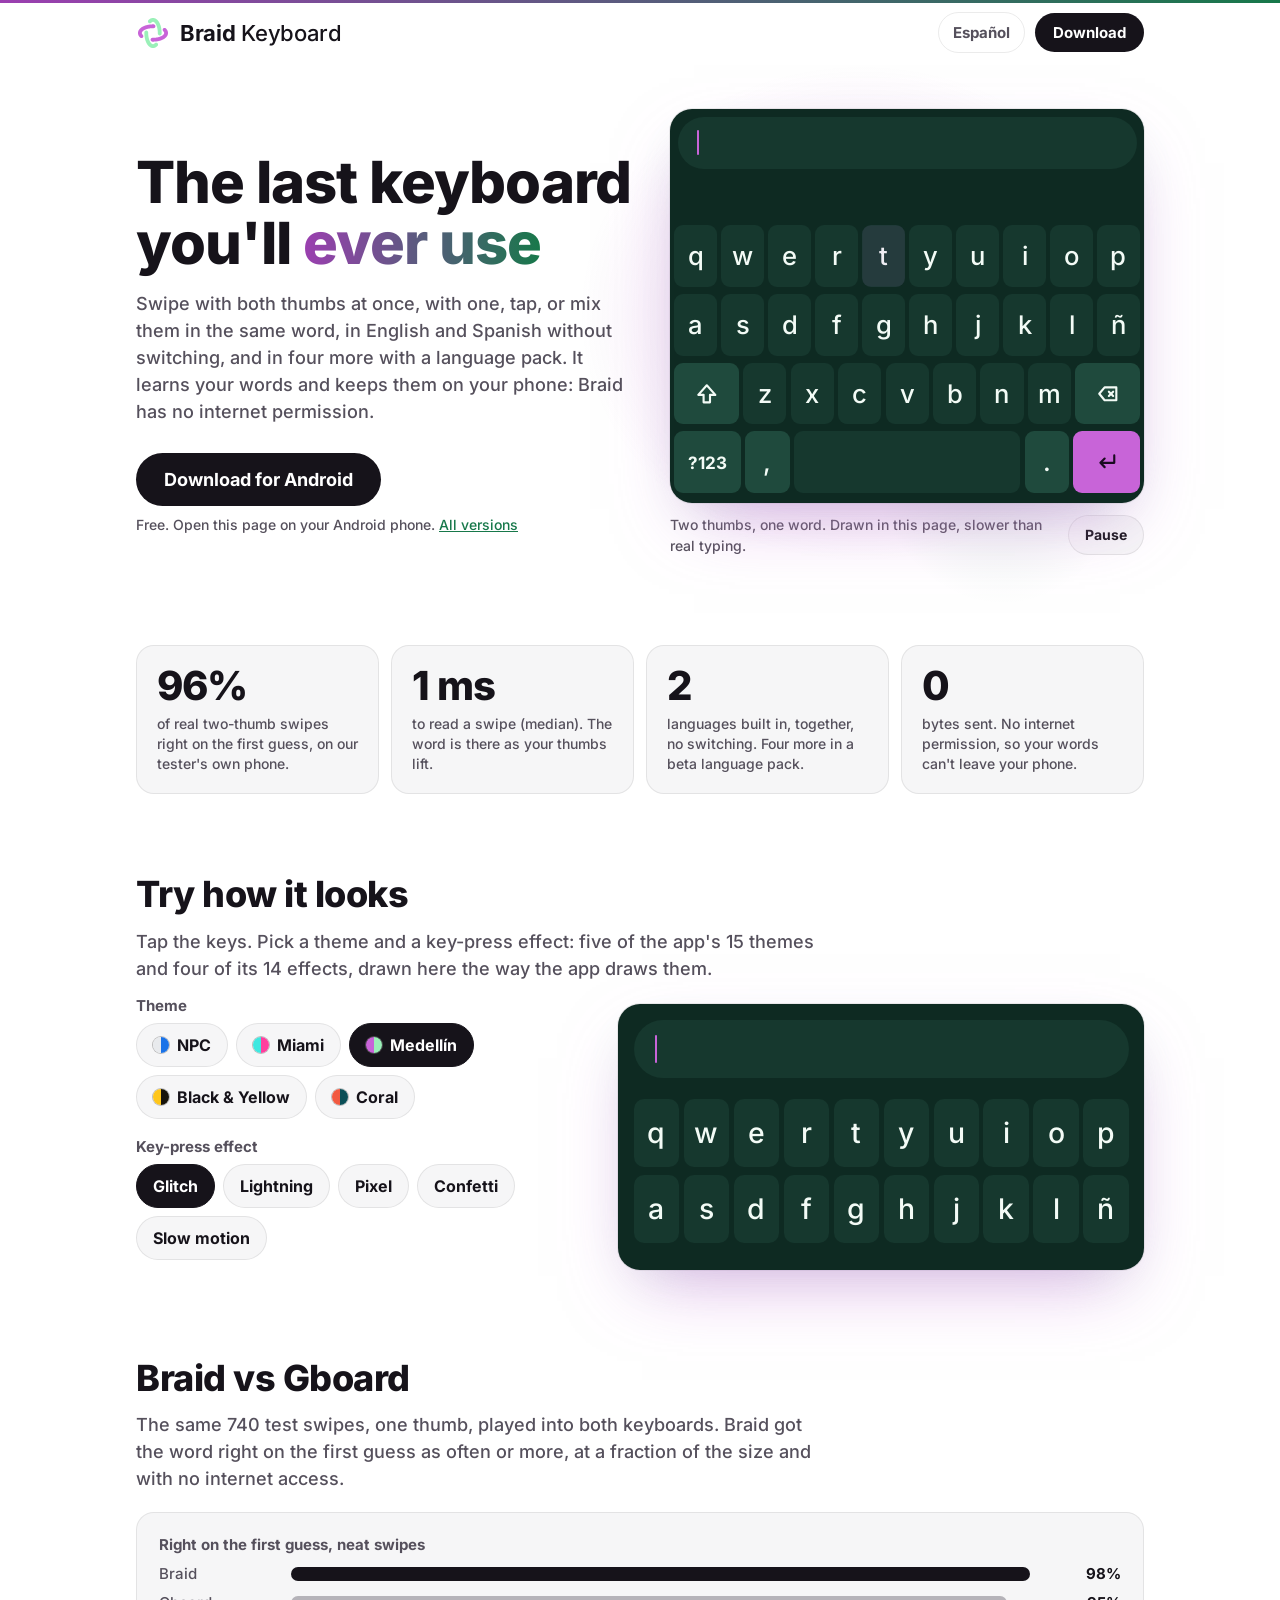
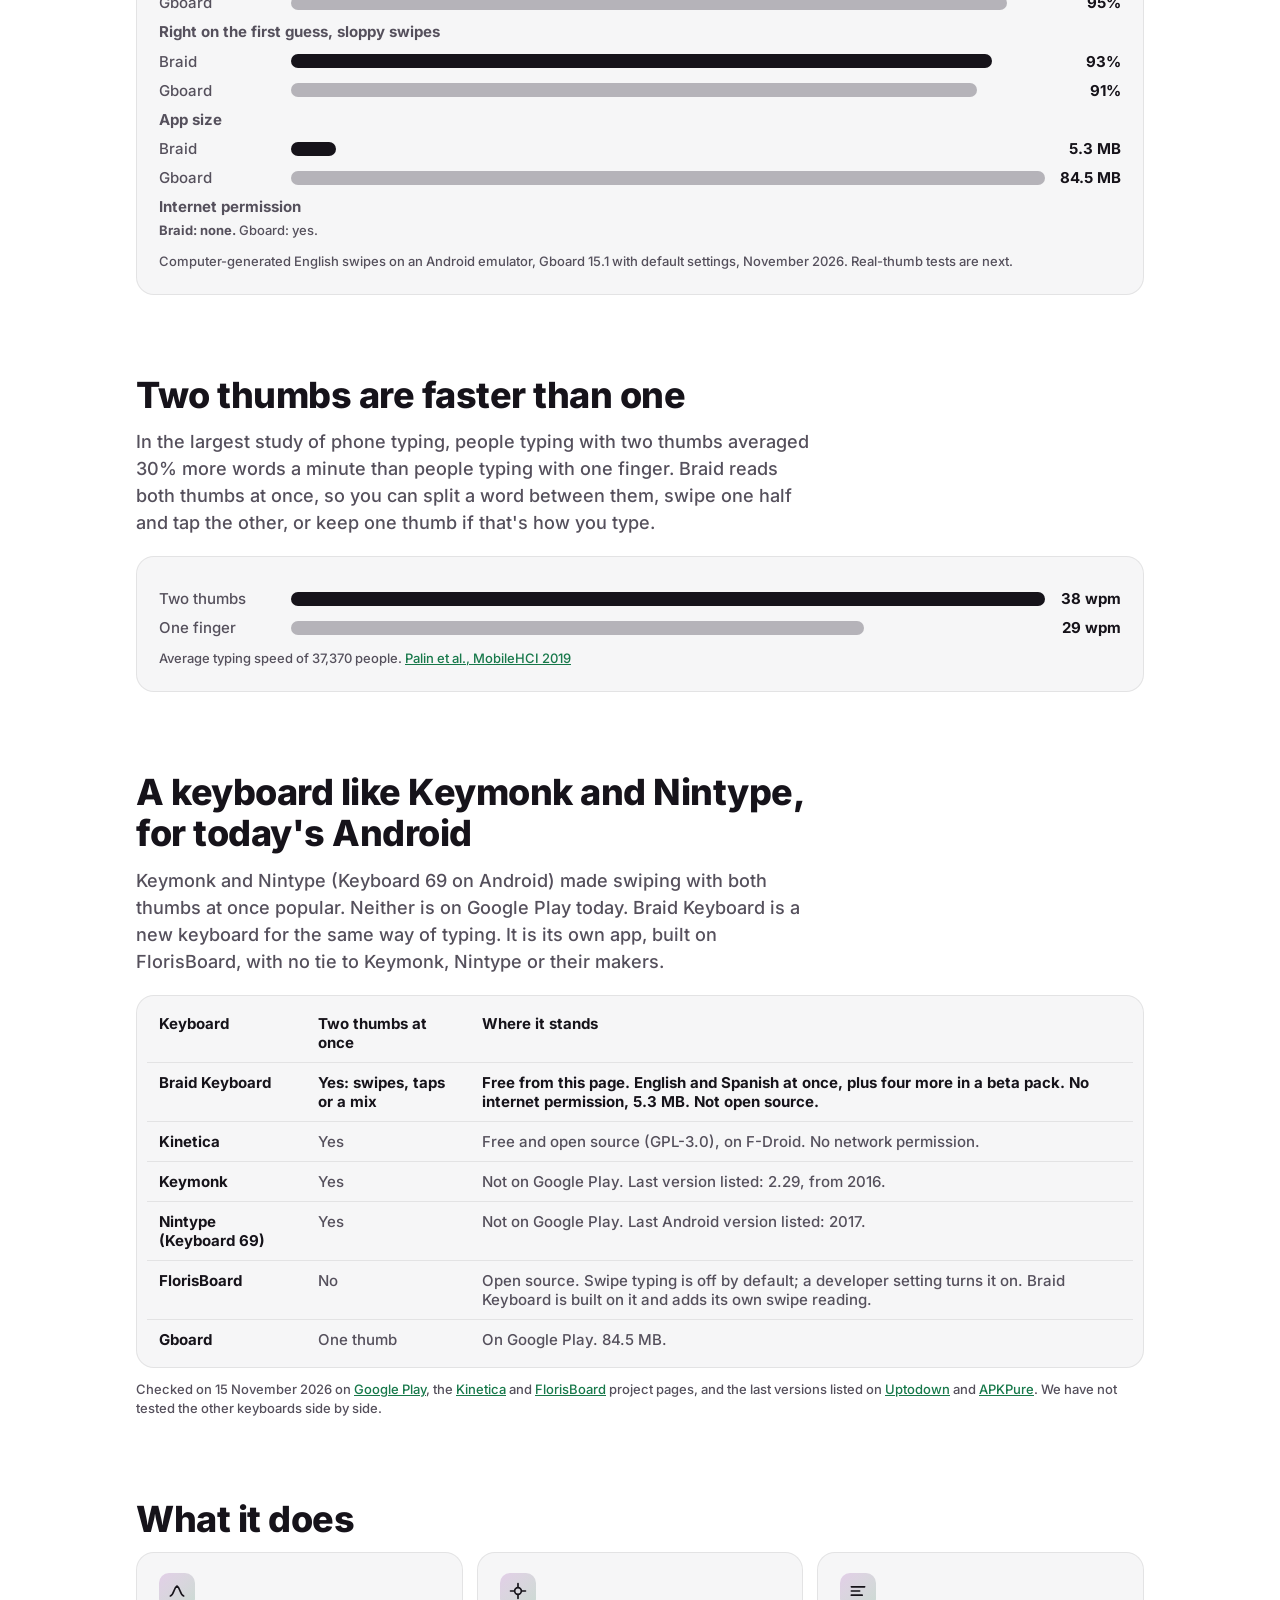
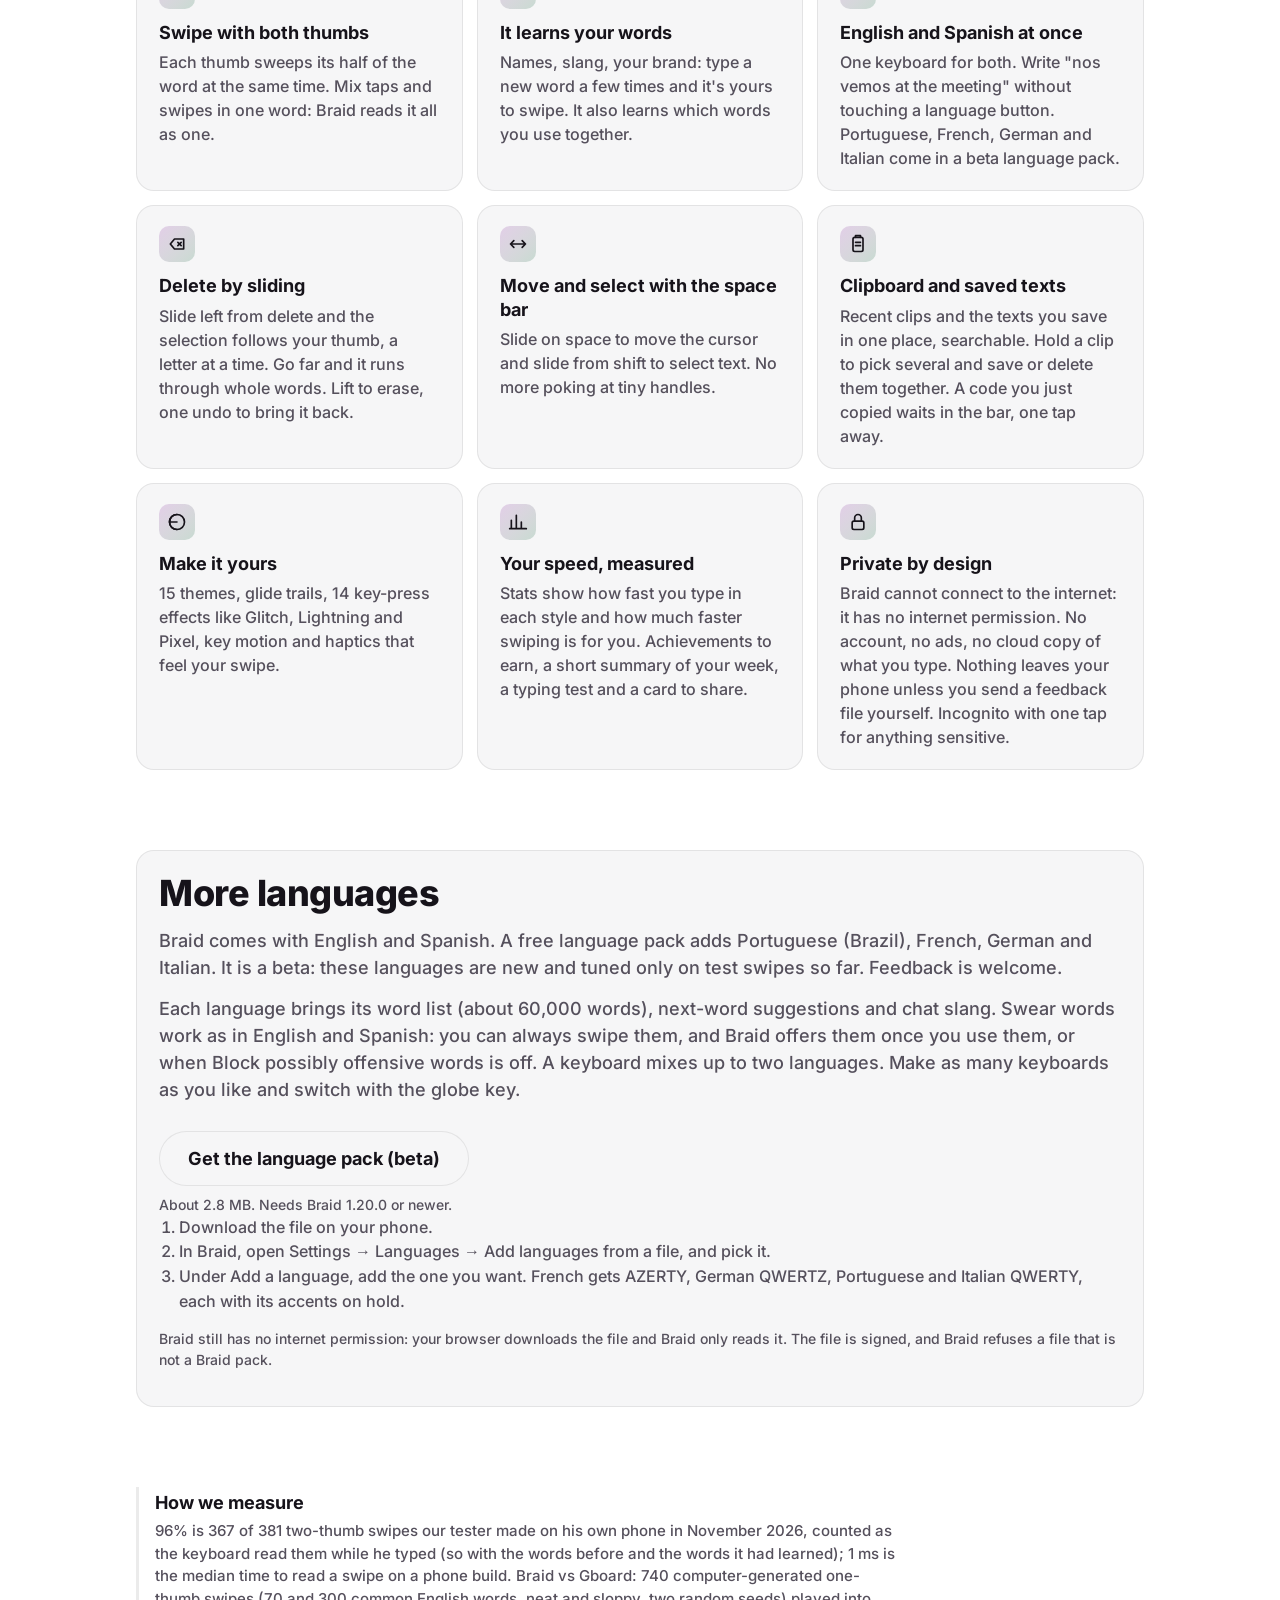
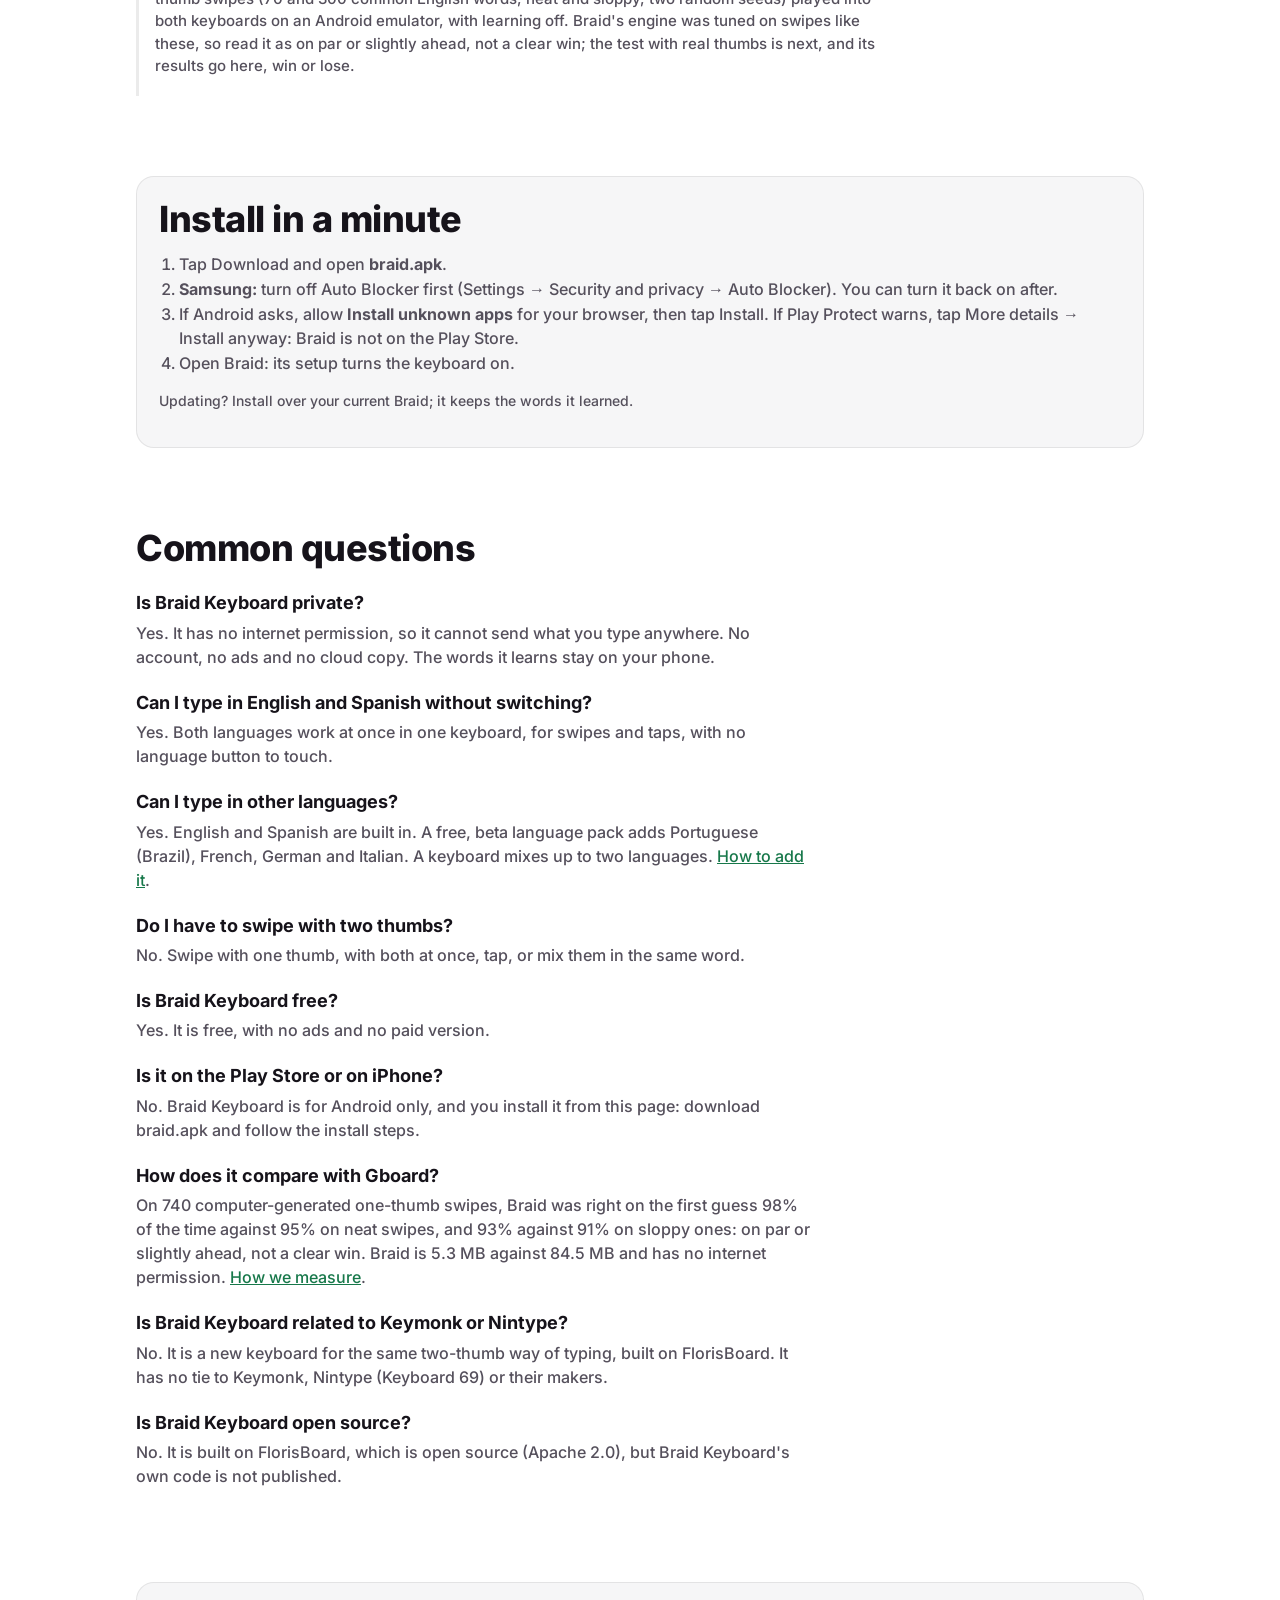
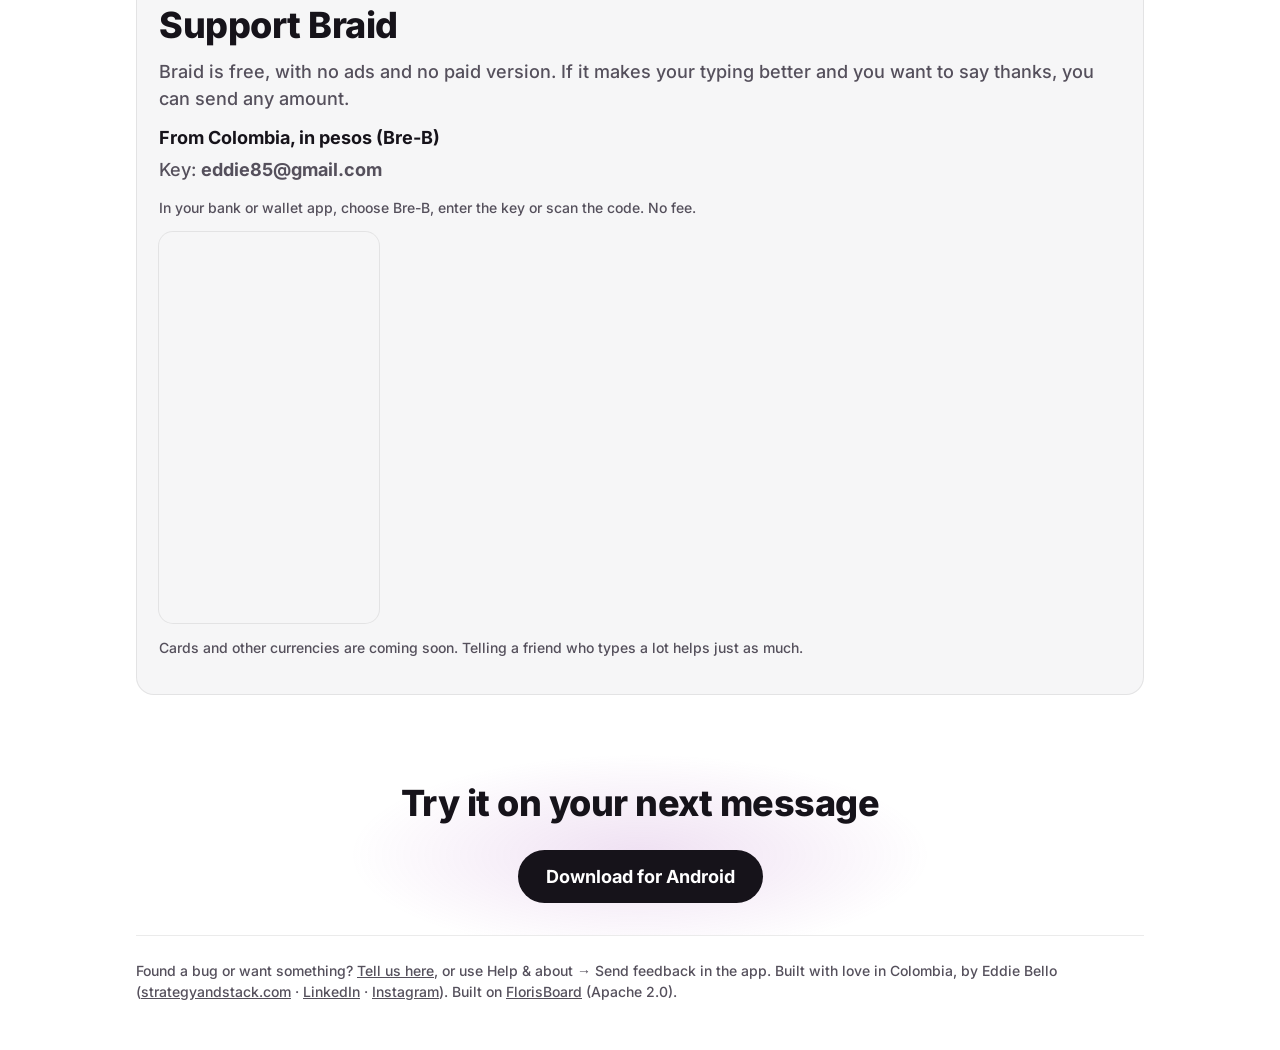
<file: docs/index.html>
<!doctype html>
<html lang="en">
<head>
<meta charset="utf-8">
<meta name="viewport" content="width=device-width, initial-scale=1">
<meta http-equiv="Content-Security-Policy" content="default-src 'none'; script-src 'self'; style-src 'self'; img-src 'self' data:; font-src 'self'; manifest-src 'self'; base-uri 'none'; form-action 'none'">
<!-- Spanish twin of this page: es/index.html. Change both in the same commit. -->
<title>Two-thumb swipe keyboard for Android | Braid Keyboard</title>
<meta name="description" content="A free swipe keyboard for Android that reads two thumbs at once, as Keymonk and Nintype did. English and Spanish together, and more in a language pack (beta). Private: no internet permission.">
<link rel="canonical" href="https://eddie85u.github.io/braidkeyboard/">
<link rel="alternate" hreflang="en" href="https://eddie85u.github.io/braidkeyboard/">
<link rel="alternate" hreflang="es" href="https://eddie85u.github.io/braidkeyboard/es/">
<link rel="alternate" hreflang="x-default" href="https://eddie85u.github.io/braidkeyboard/">
<meta property="og:type" content="website">
<meta property="og:site_name" content="Braid Keyboard">
<meta property="og:url" content="https://eddie85u.github.io/braidkeyboard/">
<meta property="og:title" content="The last keyboard you'll ever use">
<meta property="og:description" content="Swipe with one thumb or two, in English and Spanish, with more in a language pack. Free for Android. Private: no internet permission.">
<meta property="og:image" content="https://eddie85u.github.io/braidkeyboard/og-braid-keyboard.jpg">
<meta property="og:image:width" content="1200">
<meta property="og:image:height" content="630">
<meta property="og:image:alt" content="Braid Keyboard: two thumbs gliding on the keyboard at once">
<meta property="og:locale" content="en_US">
<meta property="og:locale:alternate" content="es_LA">
<meta name="twitter:card" content="summary_large_image">
<link rel="icon" href="favicon.ico" sizes="32x32">
<link rel="icon" href="favicon-96.png" type="image/png" sizes="96x96">
<link rel="icon" href="mark.svg" type="image/svg+xml">
<link rel="apple-touch-icon" href="apple-touch-icon.png">
<link rel="manifest" href="site.webmanifest">
<meta name="theme-color" content="#ffffff" media="(prefers-color-scheme: light)">
<meta name="theme-color" content="#111113" media="(prefers-color-scheme: dark)">
<link rel="preload" href="fonts/inter-latin.woff2" as="font" type="font/woff2" crossorigin>
<link rel="stylesheet" href="page.css">
<script src="lang.js"></script><script src="page.js" defer></script>
<script type="application/ld+json">
{"@context":"https://schema.org","@graph":[
{"@type":"Organization","@id":"https://eddie85u.github.io/braidkeyboard/#organization","name":"Braid Keyboard","url":"https://eddie85u.github.io/braidkeyboard/","logo":"https://eddie85u.github.io/braidkeyboard/icon-512.png","description":"Braid Keyboard is a free swipe keyboard for Android that reads two thumbs at once, in English and Spanish, with Portuguese, French, German and Italian in a beta language pack.","founder":{"@type":"Person","name":"Eddie Bello"},"sameAs":["https://github.com/eddie85u/braidkeyboard"]},
{"@type":"WebSite","@id":"https://eddie85u.github.io/braidkeyboard/#website","name":"Braid Keyboard","alternateName":"Braid","url":"https://eddie85u.github.io/braidkeyboard/","publisher":{"@id":"https://eddie85u.github.io/braidkeyboard/#organization"},"inLanguage":["en","es"]},
{"@type":"WebPage","@id":"https://eddie85u.github.io/braidkeyboard/#webpage","url":"https://eddie85u.github.io/braidkeyboard/","name":"Two-thumb swipe keyboard for Android | Braid Keyboard","description":"A free swipe keyboard for Android that reads two thumbs at once, as Keymonk and Nintype did. English and Spanish together, and more in a language pack (beta). Private: no internet permission.","isPartOf":{"@id":"https://eddie85u.github.io/braidkeyboard/#website"},"about":{"@id":"https://eddie85u.github.io/braidkeyboard/#app"},"inLanguage":"en"},
{"@type":"MobileApplication","@id":"https://eddie85u.github.io/braidkeyboard/#app","name":"Braid Keyboard","url":"https://eddie85u.github.io/braidkeyboard/","description":"A swipe keyboard for Android that reads two thumbs at once. Swipe with one thumb or two, tap, or mix them in one word, in English and Spanish without switching. A beta language pack adds Portuguese (Brazil), French, German and Italian. It has no internet permission.","operatingSystem":"Android","applicationCategory":"UtilitiesApplication","inLanguage":["en","es","pt-BR","fr","de","it"],"fileSize":"5.3 MB","isAccessibleForFree":true,"offers":{"@type":"Offer","price":"0","priceCurrency":"USD"},"downloadUrl":"https://github.com/eddie85u/braidkeyboard/releases/latest/download/braid.apk","image":"https://eddie85u.github.io/braidkeyboard/og-braid-keyboard.jpg","author":{"@id":"https://eddie85u.github.io/braidkeyboard/#organization"}},
{"@type":"FAQPage","@id":"https://eddie85u.github.io/braidkeyboard/#faq","inLanguage":"en","mainEntity":[{"@type":"Question","name":"Is Braid Keyboard private?","acceptedAnswer":{"@type":"Answer","text":"Yes. It has no internet permission, so it cannot send what you type anywhere. No account, no ads and no cloud copy. The words it learns stay on your phone."}},{"@type":"Question","name":"Can I type in English and Spanish without switching?","acceptedAnswer":{"@type":"Answer","text":"Yes. Both languages work at once in one keyboard, for swipes and taps, with no language button to touch."}},{"@type":"Question","name":"Can I type in other languages?","acceptedAnswer":{"@type":"Answer","text":"Yes. English and Spanish are built in. A free, beta language pack adds Portuguese (Brazil), French, German and Italian. A keyboard mixes up to two languages. It needs Braid 1.20.0 or newer."}},{"@type":"Question","name":"Do I have to swipe with two thumbs?","acceptedAnswer":{"@type":"Answer","text":"No. Swipe with one thumb, with both at once, tap, or mix them in the same word."}},{"@type":"Question","name":"Is Braid Keyboard free?","acceptedAnswer":{"@type":"Answer","text":"Yes. It is free, with no ads and no paid version."}},{"@type":"Question","name":"Is it on the Play Store or on iPhone?","acceptedAnswer":{"@type":"Answer","text":"No. Braid Keyboard is for Android only, and you install it from this page: download braid.apk and follow the install steps."}},{"@type":"Question","name":"How does it compare with Gboard?","acceptedAnswer":{"@type":"Answer","text":"On 740 computer-generated one-thumb swipes, Braid was right on the first guess 98% of the time against 95% on neat swipes, and 93% against 91% on sloppy ones: on par or slightly ahead, not a clear win. Braid is 5.3 MB against 84.5 MB and has no internet permission."}},{"@type":"Question","name":"Is Braid Keyboard related to Keymonk or Nintype?","acceptedAnswer":{"@type":"Answer","text":"No. It is a new keyboard for the same two-thumb way of typing, built on FlorisBoard. It has no tie to Keymonk, Nintype (Keyboard 69) or their makers."}},{"@type":"Question","name":"Is Braid Keyboard open source?","acceptedAnswer":{"@type":"Answer","text":"No. It is built on FlorisBoard, which is open source (Apache 2.0), but Braid Keyboard's own code is not published."}}]}
]}
</script>
</head>
<body>
<a class="skip" href="#main">Skip to content</a>
<div class="wrap">
  <header class="top">
    <div class="wm"><img src="mark.svg" alt="" width="34" height="34"><span><b>Braid</b> Keyboard</span></div>
    <div class="right"><a class="langs" href="es/" lang="es" hreflang="es">Español</a><a class="btn sm" href="https://github.com/eddie85u/braidkeyboard/releases/latest/download/braid.apk">Download</a></div>
  </header>
  <main id="main">
  <div class="hero">
    <section>
      <h1>The last keyboard you'll <span class="b">ever use</span></h1>
      <p>Swipe with both thumbs at once, with one, tap, or mix them in the same word, in English and Spanish without switching, and in four more with a language pack. It learns your words and keeps them on your phone: Braid has no internet permission.</p>
      <a class="btn" href="https://github.com/eddie85u/braidkeyboard/releases/latest/download/braid.apk">Download for Android</a>
      <div class="small">Free. Open this page on your Android phone. <a href="https://github.com/eddie85u/braidkeyboard/releases/latest">All versions</a></div>
    </section>
    <div>
      <div class="kbd" id="hero-kb" role="img" aria-label="Braid with two thumbs gliding at once">        <div class="kfield" aria-hidden="true"><span id="hero-text"></span><i class="kcaret"></i></div>
        <div class="kbar" aria-hidden="true"><span id="hero-word"></span></div>
        <div class="krows" aria-hidden="true">
          <div class="kr"><span class="k">q</span><span class="k">w</span><span class="k">e</span><span class="k">r</span><span class="k">t</span><span class="k">y</span><span class="k">u</span><span class="k">i</span><span class="k">o</span><span class="k">p</span></div>
          <div class="kr"><span class="k">a</span><span class="k">s</span><span class="k">d</span><span class="k">f</span><span class="k">g</span><span class="k">h</span><span class="k">j</span><span class="k">k</span><span class="k">l</span><span class="k">ñ</span></div>
          <div class="kr"><span class="k m"><svg class="ki" viewBox="0 0 24 24" aria-hidden="true"><path d="M12 4l8 9h-5v7H9v-7H4z"/></svg></span><span class="k">z</span><span class="k">x</span><span class="k">c</span><span class="k">v</span><span class="k">b</span><span class="k">n</span><span class="k">m</span><span class="k m"><svg class="ki" viewBox="0 0 24 24" aria-hidden="true"><path d="M20 6H9l-5 6 5 6h11zM13 10l4 4M17 10l-4 4"/></svg></span></div>
          <div class="kr"><span class="k m">?123</span><span class="k m1">,</span><span class="k sp">space</span><span class="k m1">.</span><span class="k en"><svg class="ki" viewBox="0 0 24 24" aria-hidden="true"><path d="M19 6v7H6M10 9l-4 4 4 4"/></svg></span></div>
        </div>
        <canvas aria-hidden="true"></canvas>
      </div>
      <div class="demo-note">
        <p>Two thumbs, one word. Drawn in this page, slower than real typing.</p>
        <button class="pill" id="hero-toggle" type="button" data-pause="Pause" data-play="Play" hidden>Pause</button>      </div>
    </div>
  </div>
  <section class="block">
    <h2 class="vh">Braid in numbers</h2>
    <div class="stats">
      <div class="stat"><div class="num">96%</div><p>of real two-thumb swipes right on the first guess, on our tester's own phone.</p></div>
      <div class="stat"><div class="num">1 ms</div><p>to read a swipe (median). The word is there as your thumbs lift.</p></div>
      <div class="stat"><div class="num">2</div><p>languages built in, together, no switching. Four more in a beta language pack.</p></div>
      <div class="stat"><div class="num">0</div><p>bytes sent. No internet permission, so your words can't leave your phone.</p></div>
    </div>
  </section>
  <section class="block">
    <div class="lead">
      <h2>Try how it looks</h2>
      <p>Tap the keys. Pick a theme and a key-press effect: five of the app's 15 themes and four of its 14 effects, drawn here the way the app draws them.</p>
    </div>
    <div class="try">
      <div>
        <fieldset>
          <legend>Theme</legend>
          <div class="chips">
            <label class="chip"><input type="radio" name="theme" id="th-npc" value="npc"><span><i class="sw npc"></i>NPC</span></label>
            <label class="chip"><input type="radio" name="theme" id="th-miami" value="miami"><span><i class="sw miami"></i>Miami</span></label>
            <label class="chip"><input type="radio" name="theme" id="th-medellin" value="medellin" checked><span><i class="sw medellin"></i>Medellín</span></label>
            <label class="chip"><input type="radio" name="theme" id="th-taxi" value="taxi"><span><i class="sw taxi"></i>Black &amp; Yellow</span></label>
            <label class="chip"><input type="radio" name="theme" id="th-coral" value="coral"><span><i class="sw coral"></i>Coral</span></label>
          </div>
        </fieldset>
        <fieldset>
          <legend>Key-press effect</legend>
          <div class="chips">
            <label class="chip"><input type="radio" name="fx" value="glitch" checked><span>Glitch</span></label>
            <label class="chip"><input type="radio" name="fx" value="zap"><span>Lightning</span></label>
            <label class="chip"><input type="radio" name="fx" value="pixel"><span>Pixel</span></label>
            <label class="chip"><input type="radio" name="fx" value="confetti"><span>Confetti</span></label>
            <label class="chip"><input type="checkbox" id="fx-slow"><span>Slow motion</span></label>
          </div>
        </fieldset>
      </div>
      <div class="kbd strip" id="try-kb" role="group" aria-label="Demo keys: tap one to see the effect">        <div class="kfield" aria-hidden="true"><span id="try-text"></span><i class="kcaret"></i></div>
        <div class="krows">
          <div class="kr"><button class="k" type="button">q</button><button class="k" type="button">w</button><button class="k" type="button">e</button><button class="k" type="button">r</button><button class="k" type="button">t</button><button class="k" type="button">y</button><button class="k" type="button">u</button><button class="k" type="button">i</button><button class="k" type="button">o</button><button class="k" type="button">p</button></div>
          <div class="kr"><button class="k" type="button">a</button><button class="k" type="button">s</button><button class="k" type="button">d</button><button class="k" type="button">f</button><button class="k" type="button">g</button><button class="k" type="button">h</button><button class="k" type="button">j</button><button class="k" type="button">k</button><button class="k" type="button">l</button><button class="k" type="button">ñ</button></div>
        </div>
        <canvas aria-hidden="true"></canvas>
      </div>
    </div>
  </section>
  <section class="block">
    <div class="lead">
      <h2>Braid vs Gboard</h2>
      <p>The same 740 test swipes, one thumb, played into both keyboards. Braid got the word right on the first guess as often or more, at a fraction of the size and with no internet access.</p>
    </div>
    <div class="bars">
      <h3>Right on the first guess, neat swipes</h3>
      <div class="bar"><span>Braid</span><i class="w98"></i><b>98%</b></div>
      <div class="bar one"><span>Gboard</span><i class="w95"></i><b>95%</b></div>
      <h3 class="mt16">Right on the first guess, sloppy swipes</h3>
      <div class="bar"><span>Braid</span><i class="w93"></i><b>93%</b></div>
      <div class="bar one"><span>Gboard</span><i class="w91"></i><b>91%</b></div>
      <h3 class="mt16">App size</h3>
      <div class="bar"><span>Braid</span><i class="w6"></i><b>5.3 MB</b></div>
      <div class="bar one"><span>Gboard</span><i class="w100"></i><b>84.5 MB</b></div>
      <h3 class="mt16">Internet permission</h3>
      <p class="src tight"><b>Braid: none.</b> Gboard: yes.</p>
      <p class="src">Computer-generated English swipes on an Android emulator, Gboard 15.1 with default settings, November 2026. Real-thumb tests are next.</p>
    </div>
  </section>
  <section class="block">
    <div class="lead">
      <h2>Two thumbs are faster than one</h2>
      <p>In the largest study of phone typing, people typing with two thumbs averaged 30% more words a minute than people typing with one finger. Braid reads both thumbs at once, so you can split a word between them, swipe one half and tap the other, or keep one thumb if that's how you type.</p>
    </div>
    <div class="bars" role="img" aria-label="Two thumbs 38 words a minute, one finger 29">      <div class="bar">Two thumbs<i class="w100"></i><b>38 wpm</b></div>
      <div class="bar one">One finger<i class="w76"></i><b>29 wpm</b></div>
      <p class="src">Average typing speed of 37,370 people. <a href="https://www.pokristensson.com/pubs/PalinEtAlMobileHCI2019.pdf">Palin et al., MobileHCI 2019</a></p>
    </div>
  </section>
  <section class="block">
    <div class="lead">
      <h2>A keyboard like Keymonk and Nintype, for today's Android</h2>
      <p>Keymonk and Nintype (Keyboard 69 on Android) made swiping with both thumbs at once popular. Neither is on Google Play today. Braid Keyboard is a new keyboard for the same way of typing. It is its own app, built on FlorisBoard, with no tie to Keymonk, Nintype or their makers.</p>
    </div>
    <div class="scroll-x"><table class="rivals"><thead><tr><th scope="col">Keyboard</th><th scope="col">Two thumbs at once</th><th scope="col">Where it stands</th></tr></thead><tbody><tr class="us"><th scope="row">Braid Keyboard</th><td>Yes: swipes, taps or a mix</td><td>Free from this page. English and Spanish at once, plus four more in a beta pack. No internet permission, 5.3 MB. Not open source.</td></tr><tr><th scope="row">Kinetica</th><td>Yes</td><td>Free and open source (GPL-3.0), on F-Droid. No network permission.</td></tr><tr><th scope="row">Keymonk</th><td>Yes</td><td>Not on Google Play. Last version listed: 2.29, from 2016.</td></tr><tr><th scope="row">Nintype (Keyboard 69)</th><td>Yes</td><td>Not on Google Play. Last Android version listed: 2017.</td></tr><tr><th scope="row">FlorisBoard</th><td>No</td><td>Open source. Swipe typing is off by default; a developer setting turns it on. Braid Keyboard is built on it and adds its own swipe reading.</td></tr><tr><th scope="row">Gboard</th><td>One thumb</td><td>On Google Play. 84.5 MB.</td></tr></tbody></table></div>
    <p class="src">Checked on 15 November 2026 on <a href="https://play.google.com/store/apps">Google Play</a>, the <a href="https://github.com/lurebat/kinetica">Kinetica</a> and <a href="https://github.com/florisboard/florisboard/discussions/2797">FlorisBoard</a> project pages, and the last versions listed on <a href="https://keymonk-free.en.uptodown.com/android/download">Uptodown</a> and <a href="https://apkpure.com/keyboard-69/com.jormy.sixtynine">APKPure</a>. We have not tested the other keyboards side by side.</p>
  </section>
  <section class="block">
    <h2>What it does</h2>
    <div class="grid">
      <div class="card"><div class="ico"><svg viewBox="0 0 24 24" aria-hidden="true"><path d="M4 18c5-2 4-10 8-12M20 18c-5-2-4-10-8-12"/></svg></div><h3>Swipe with both thumbs</h3><p>Each thumb sweeps its half of the word at the same time. Mix taps and swipes in one word: Braid reads it all as one.</p></div>
      <div class="card"><div class="ico"><svg viewBox="0 0 24 24" aria-hidden="true"><path d="M12 3v4M12 17v4M3 12h4M17 12h4"/><circle cx="12" cy="12" r="4"/></svg></div><h3>It learns your words</h3><p>Names, slang, your brand: type a new word a few times and it's yours to swipe. It also learns which words you use together.</p></div>
      <div class="card"><div class="ico"><svg viewBox="0 0 24 24" aria-hidden="true"><path d="M4 7h16M4 12h10M4 17h13"/></svg></div><h3>English and Spanish at once</h3><p>One keyboard for both. Write "nos vemos at the meeting" without touching a language button. Portuguese, French, German and Italian come in a beta language pack.</p></div>
      <div class="card"><div class="ico"><svg viewBox="0 0 24 24" aria-hidden="true"><path d="M20 6H9l-5 6 5 6h11z"/><path d="M13 10l4 4M17 10l-4 4"/></svg></div><h3>Delete by sliding</h3><p>Slide left from delete and the selection follows your thumb, a letter at a time. Go far and it runs through whole words. Lift to erase, one undo to bring it back.</p></div>
      <div class="card"><div class="ico"><svg viewBox="0 0 24 24" aria-hidden="true"><path d="M3 12h18M7 8l-4 4 4 4M17 8l4 4-4 4"/></svg></div><h3>Move and select with the space bar</h3><p>Slide on space to move the cursor and slide from shift to select text. No more poking at tiny handles.</p></div>
      <div class="card"><div class="ico"><svg viewBox="0 0 24 24" aria-hidden="true"><rect x="6" y="4" width="12" height="17" rx="2"/><path d="M9 4V2h6v2M9 10h6M9 14h6"/></svg></div><h3>Clipboard and saved texts</h3><p>Recent clips and the texts you save in one place, searchable. Hold a clip to pick several and save or delete them together. A code you just copied waits in the bar, one tap away.</p></div>
      <div class="card"><div class="ico"><svg viewBox="0 0 24 24" aria-hidden="true"><circle cx="12" cy="12" r="9"/><path d="M12 3a9 9 0 0 0 0 18M3 12h9"/></svg></div><h3>Make it yours</h3><p>15 themes, glide trails, 14 key-press effects like Glitch, Lightning and Pixel, key motion and haptics that feel your swipe.</p></div>
      <div class="card"><div class="ico"><svg viewBox="0 0 24 24" aria-hidden="true"><path d="M4 20V10M10 20V4M16 20v-8M22 20H2"/></svg></div><h3>Your speed, measured</h3><p>Stats show how fast you type in each style and how much faster swiping is for you. Achievements to earn, a short summary of your week, a typing test and a card to share.</p></div>
      <div class="card"><div class="ico"><svg viewBox="0 0 24 24" aria-hidden="true"><rect x="5" y="11" width="14" height="10" rx="2"/><path d="M8 11V7a4 4 0 0 1 8 0v4"/></svg></div><h3>Private by design</h3><p>Braid cannot connect to the internet: it has no internet permission. No account, no ads, no cloud copy of what you type. Nothing leaves your phone unless you send a feedback file yourself. Incognito with one tap for anything sensitive.</p></div>
    </div>
  </section>
  <section class="block" id="languages">
    <div class="steps">
      <h2>More languages</h2>
      <p>Braid comes with English and Spanish. A free language pack adds Portuguese (Brazil), French, German and Italian. It is a beta: these languages are new and tuned only on test swipes so far. Feedback is welcome.</p>
      <p>Each language brings its word list (about 60,000 words), next-word suggestions and chat slang. Swear words work as in English and Spanish: you can always swipe them, and Braid offers them once you use them, or when Block possibly offensive words is off. A keyboard mixes up to two languages. Make as many keyboards as you like and switch with the globe key.</p>
      <a class="btn alt" href="https://github.com/eddie85u/braidkeyboard/releases/latest/download/braid-languages-1.braidpack">Get the language pack (beta)</a>
      <div class="small">About 2.8 MB. Needs Braid 1.20.0 or newer.</div>
      <ol><li>Download the file on your phone.</li><li>In Braid, open Settings → Languages → Add languages from a file, and pick it.</li><li>Under Add a language, add the one you want. French gets AZERTY, German QWERTZ, Portuguese and Italian QWERTY, each with its accents on hold.</li></ol>
      <p class="small mt">Braid still has no internet permission: your browser downloads the file and Braid only reads it. The file is signed, and Braid refuses a file that is not a Braid pack.</p>
    </div>
  </section>
  <section class="block">
    <div class="honest" id="measure">
      <h2 class="h3">How we measure</h2>
      <p>96% is 367 of 381 two-thumb swipes our tester made on his own phone in November 2026, counted as the keyboard read them while he typed (so with the words before and the words it had learned); 1 ms is the median time to read a swipe on a phone build. Braid vs Gboard: 740 computer-generated one-thumb swipes (70 and 300 common English words, neat and sloppy, two random seeds) played into both keyboards on an Android emulator, with learning off. Braid's engine was tuned on swipes like these, so read it as on par or slightly ahead, not a clear win; the test with real thumbs is next, and its results go here, win or lose.</p>
    </div>
  </section>
  <section class="block">
    <div class="steps">
      <h2>Install in a minute</h2>
      <ol><li>Tap Download and open <b>braid.apk</b>.</li><li><b>Samsung:</b> turn off Auto Blocker first (Settings → Security and privacy → Auto Blocker). You can turn it back on after.</li><li>If Android asks, allow <b>Install unknown apps</b> for your browser, then tap Install. If Play Protect warns, tap More details → Install anyway: Braid is not on the Play Store.</li><li>Open Braid: its setup turns the keyboard on.</li></ol>
      <p class="small mt">Updating? Install over your current Braid; it keeps the words it learned.</p>
    </div>
  </section>
  <section class="block">
    <div class="lead faq">
      <h2>Common questions</h2>
      <h3>Is Braid Keyboard private?</h3>
      <p>Yes. It has no internet permission, so it cannot send what you type anywhere. No account, no ads and no cloud copy. The words it learns stay on your phone.</p>
      <h3>Can I type in English and Spanish without switching?</h3>
      <p>Yes. Both languages work at once in one keyboard, for swipes and taps, with no language button to touch.</p>
      <h3>Can I type in other languages?</h3>
      <p>Yes. English and Spanish are built in. A free, beta language pack adds Portuguese (Brazil), French, German and Italian. A keyboard mixes up to two languages. <a href="#languages">How to add it</a>.</p>
      <h3>Do I have to swipe with two thumbs?</h3>
      <p>No. Swipe with one thumb, with both at once, tap, or mix them in the same word.</p>
      <h3>Is Braid Keyboard free?</h3>
      <p>Yes. It is free, with no ads and no paid version.</p>
      <h3>Is it on the Play Store or on iPhone?</h3>
      <p>No. Braid Keyboard is for Android only, and you install it from this page: download braid.apk and follow the install steps.</p>
      <h3>How does it compare with Gboard?</h3>
      <p>On 740 computer-generated one-thumb swipes, Braid was right on the first guess 98% of the time against 95% on neat swipes, and 93% against 91% on sloppy ones: on par or slightly ahead, not a clear win. Braid is 5.3 MB against 84.5 MB and has no internet permission. <a href="#measure">How we measure</a>.</p>
      <h3>Is Braid Keyboard related to Keymonk or Nintype?</h3>
      <p>No. It is a new keyboard for the same two-thumb way of typing, built on FlorisBoard. It has no tie to Keymonk, Nintype (Keyboard 69) or their makers.</p>
      <h3>Is Braid Keyboard open source?</h3>
      <p>No. It is built on FlorisBoard, which is open source (Apache 2.0), but Braid Keyboard's own code is not published.</p>
    </div>
  </section>
  <section class="block" id="support">
    <div class="steps">
      <h2>Support Braid</h2>
      <p>Braid is free, with no ads and no paid version. If it makes your typing better and you want to say thanks, you can send any amount.</p>
      <h3>From Colombia, in pesos (Bre-B)</h3>
      <p>Key: <b class="key">eddie85@gmail.com</b></p>
      <p class="small">In your bank or wallet app, choose Bre-B, enter the key or scan the code. No fee.</p>
      <img class="qr" src="breb.jpg" alt="Bre-B QR code for the key eddie85@gmail.com" width="220" height="391" loading="lazy">      <p class="small mt">Cards and other currencies are coming soon. Telling a friend who types a lot helps just as much.</p>
    </div>
  </section>
  <div class="cta">
    <h2>Try it on your next message</h2>
    <a class="btn" href="https://github.com/eddie85u/braidkeyboard/releases/latest/download/braid.apk">Download for Android</a>
  </div>
  </main>
  <footer>Found a bug or want something? <a href="https://github.com/eddie85u/braidkeyboard/issues">Tell us here</a>, or use Help &amp; about → Send feedback in the app. Built with love in Colombia, by Eddie Bello (<a href="https://strategyandstack.com/">strategyandstack.com</a> · <a href="https://www.linkedin.com/in/eddiebello/">LinkedIn</a> · <a href="https://www.instagram.com/eddie85u/">Instagram</a>). Built on <a href="https://github.com/florisboard/florisboard">FlorisBoard</a> (Apache 2.0).</footer>
</div>
</body>
</html>
</file>
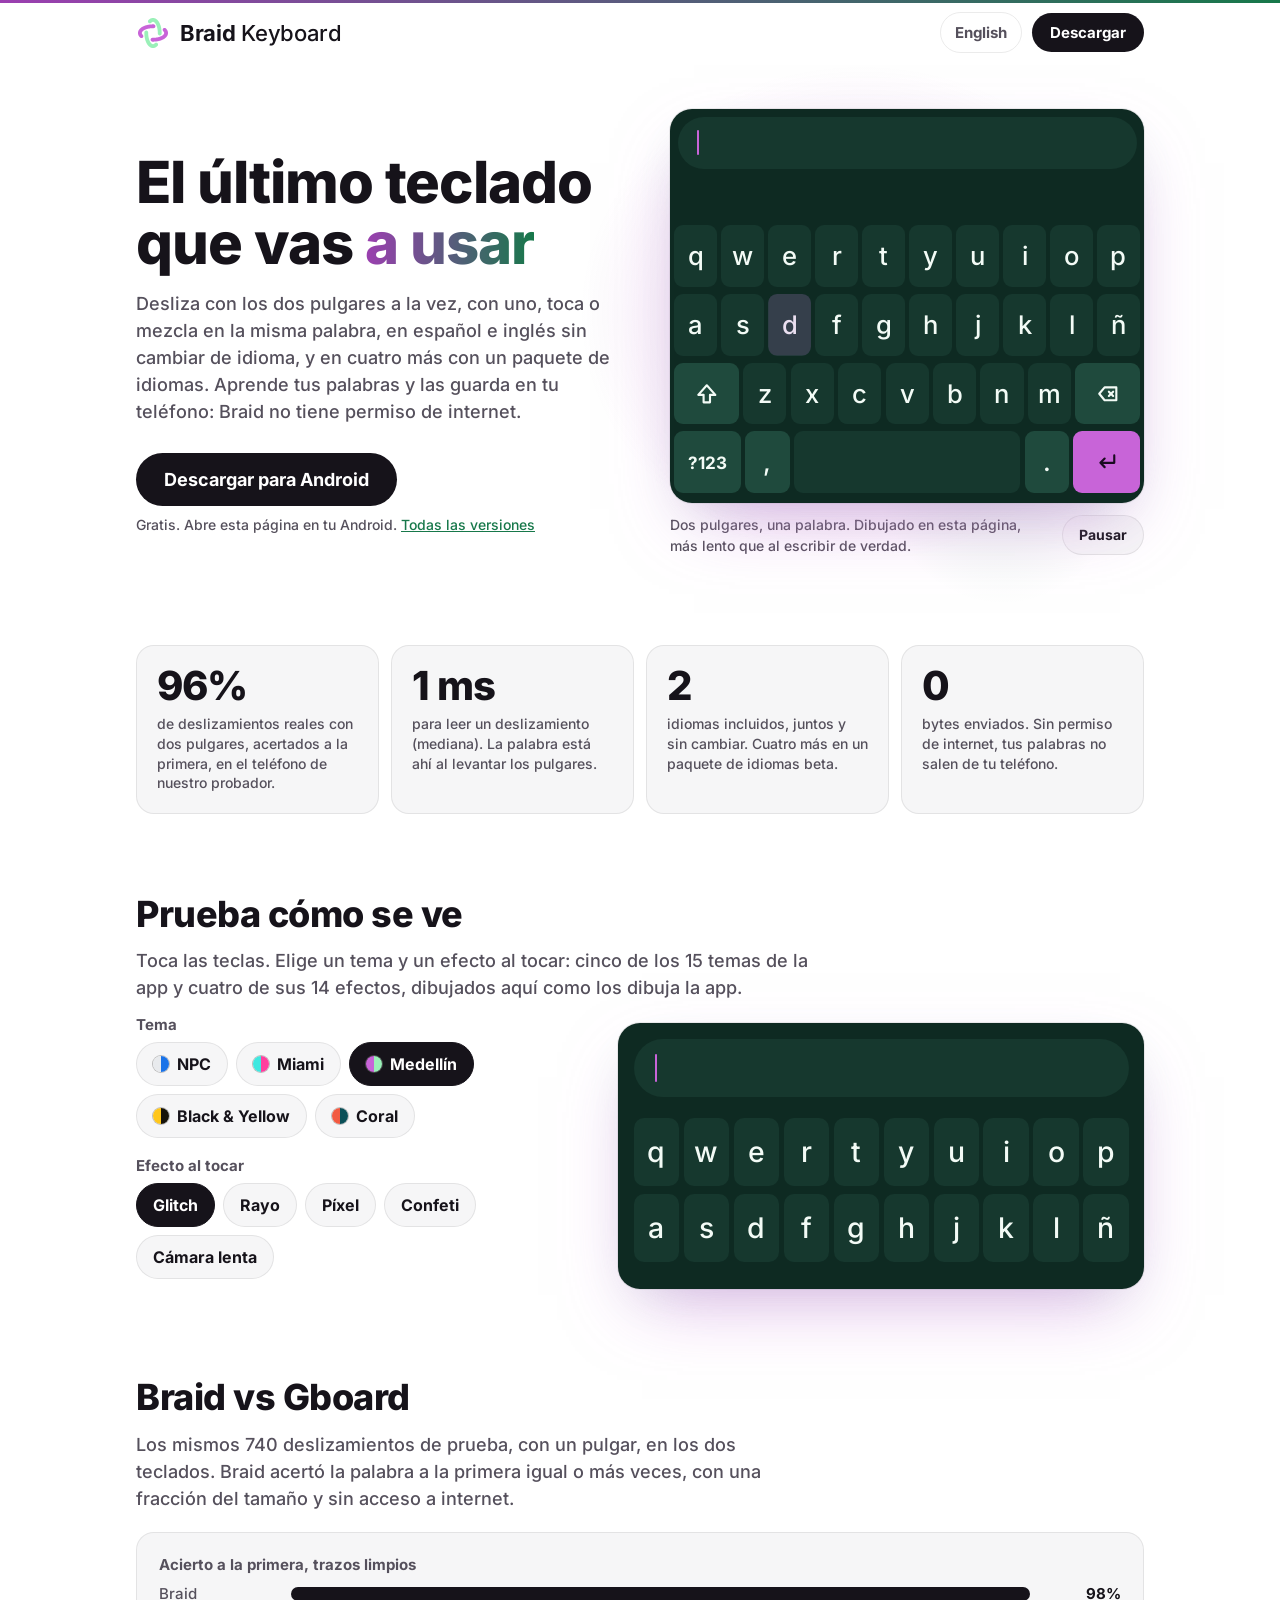
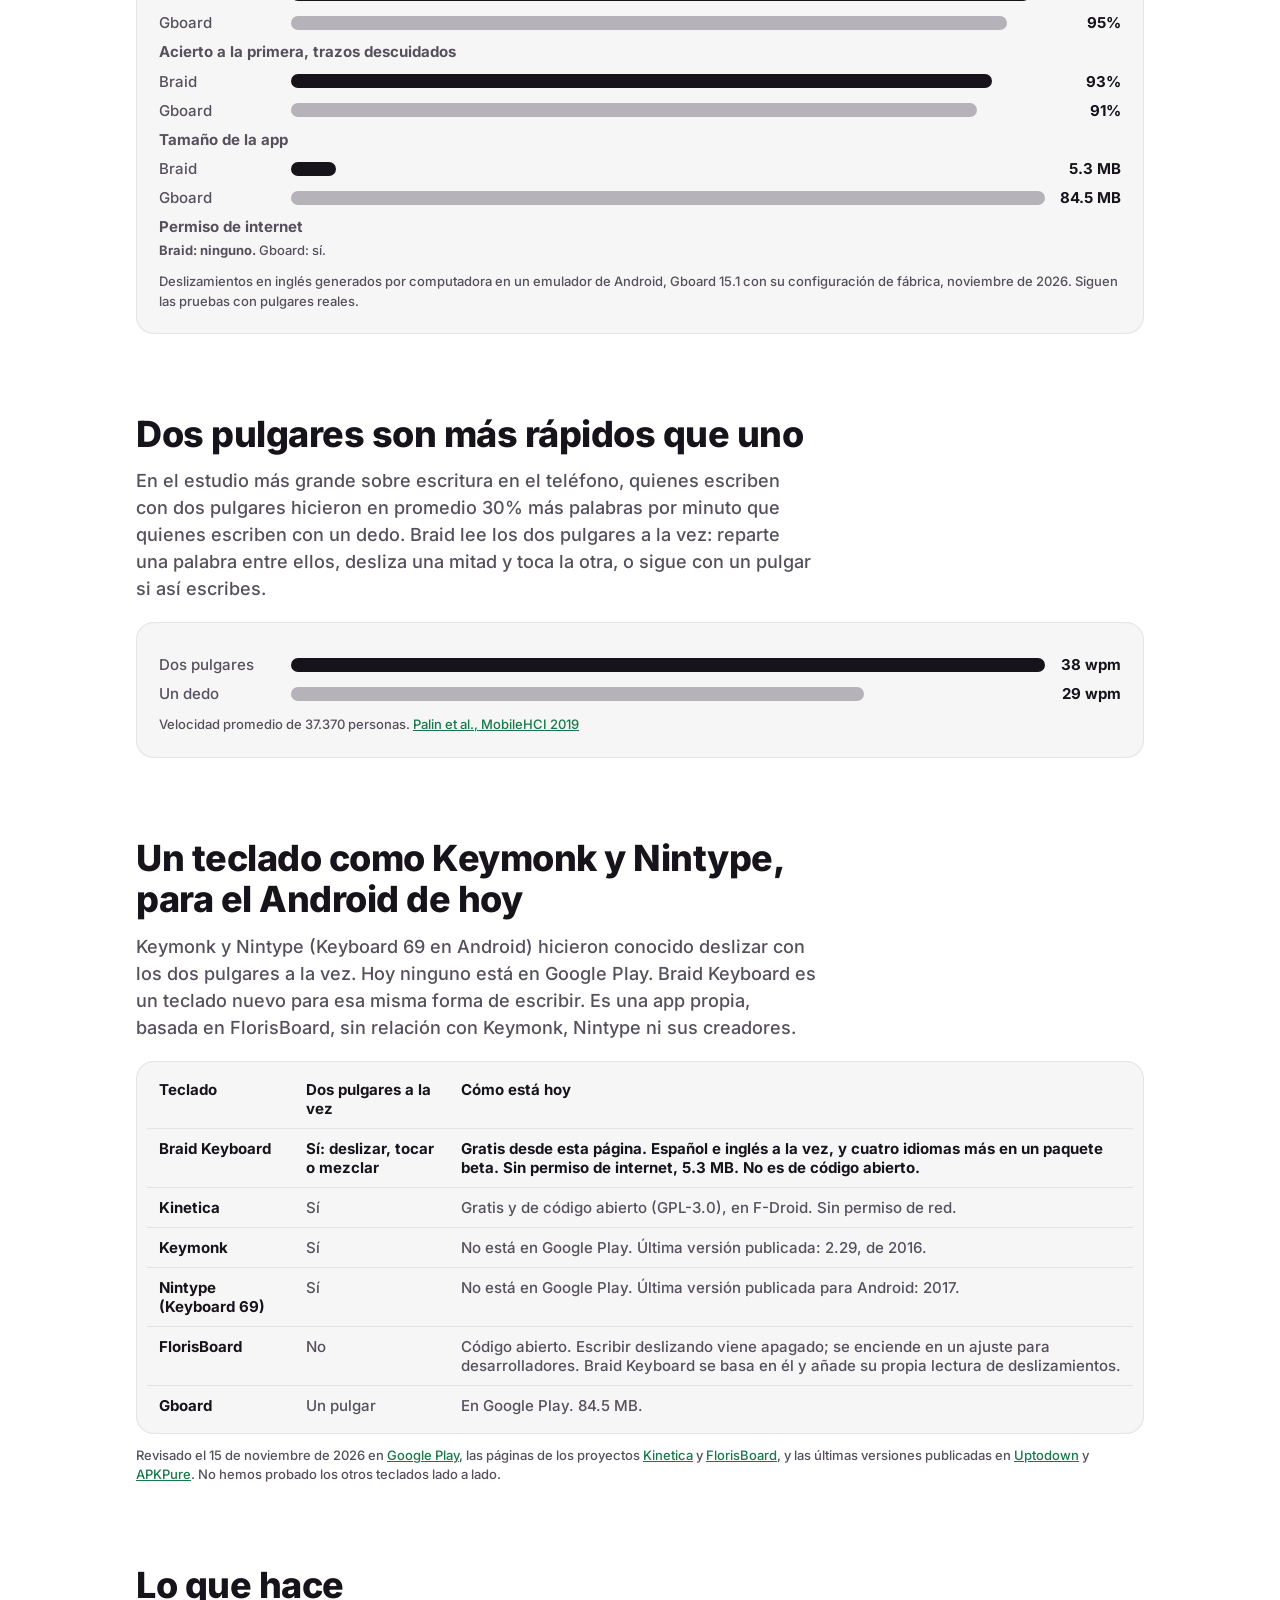
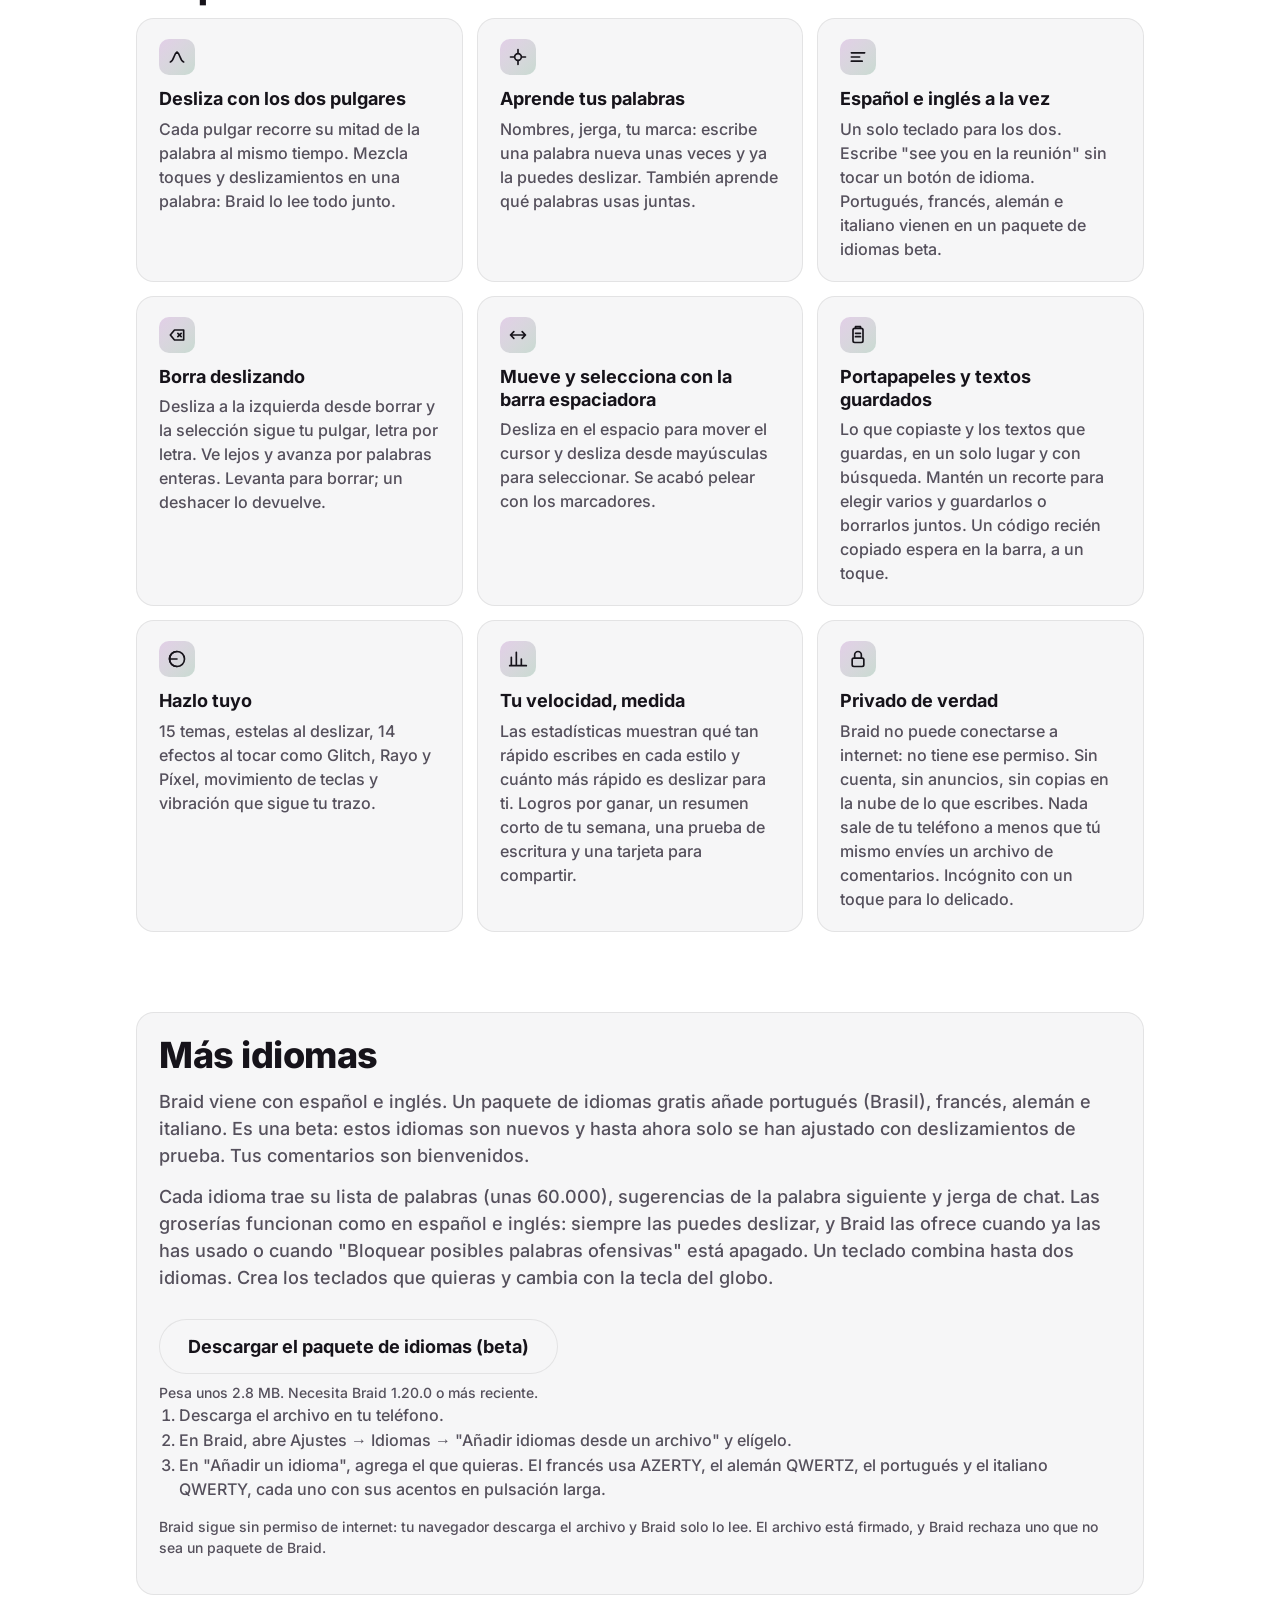
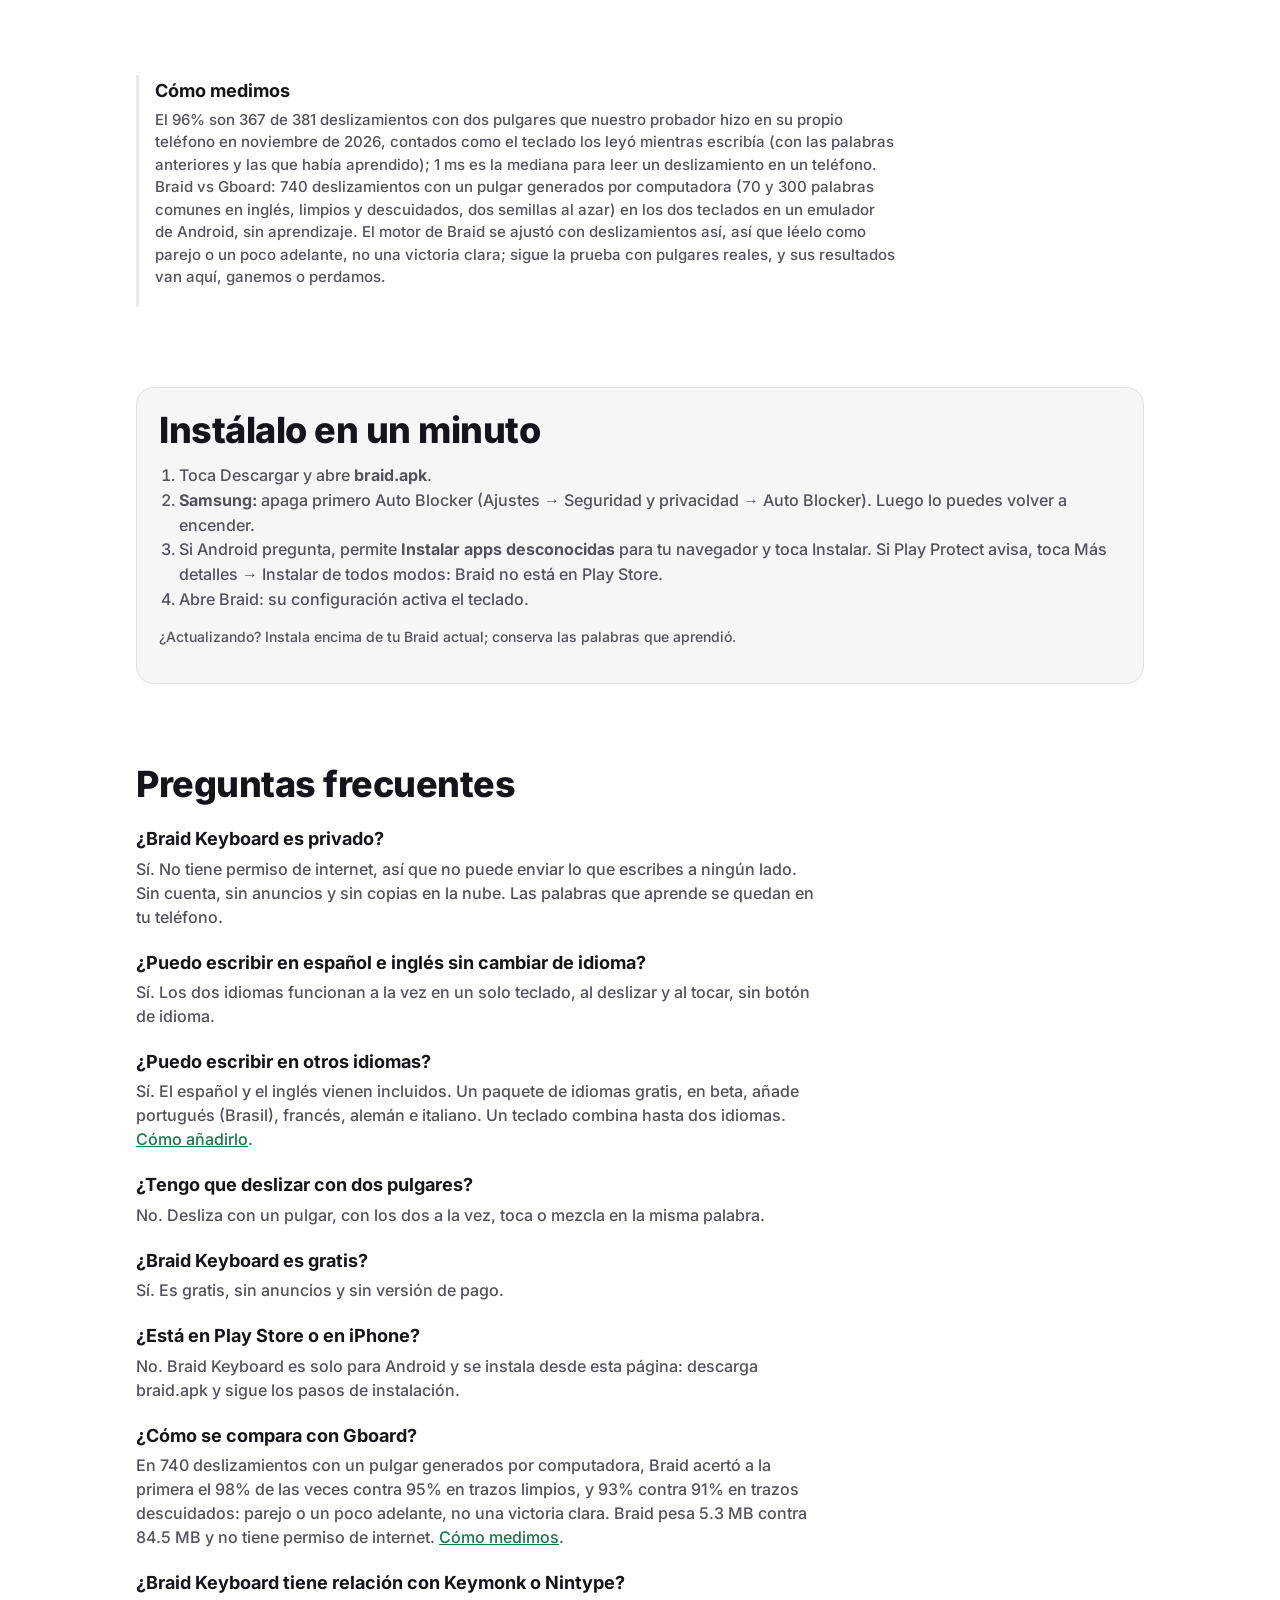
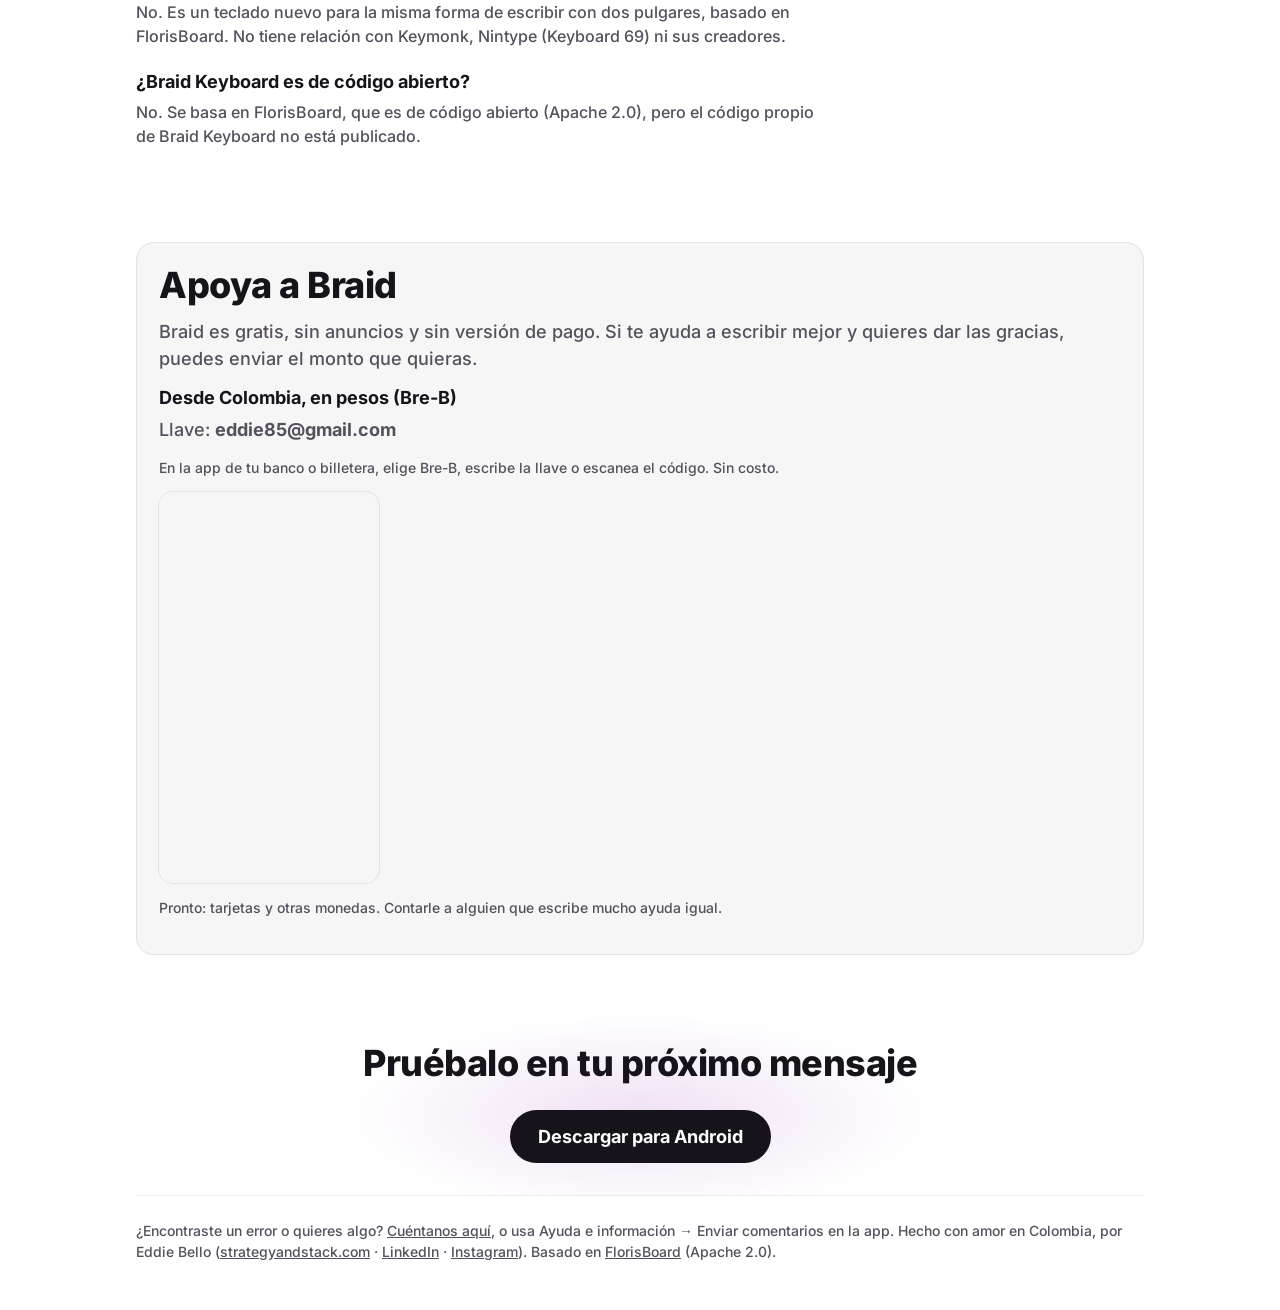
<file: docs/es/index.html>
<!doctype html>
<html lang="es">
<head>
<meta charset="utf-8">
<meta name="viewport" content="width=device-width, initial-scale=1">
<meta http-equiv="Content-Security-Policy" content="default-src 'none'; script-src 'self'; style-src 'self'; img-src 'self' data:; font-src 'self'; manifest-src 'self'; base-uri 'none'; form-action 'none'">
<!-- Gemela en inglés de esta página: ../index.html. Cambia las dos en el mismo commit. -->
<title>Teclado Android para deslizar con dos pulgares | Braid Keyboard</title>
<meta name="description" content="Teclado gratis para Android para escribir deslizando con dos pulgares a la vez, como en Keymonk y Nintype. Español e inglés juntos, y más idiomas en un paquete (beta). Privado: sin permiso de internet.">
<link rel="canonical" href="https://eddie85u.github.io/braidkeyboard/es/">
<link rel="alternate" hreflang="en" href="https://eddie85u.github.io/braidkeyboard/">
<link rel="alternate" hreflang="es" href="https://eddie85u.github.io/braidkeyboard/es/">
<link rel="alternate" hreflang="x-default" href="https://eddie85u.github.io/braidkeyboard/">
<meta property="og:type" content="website">
<meta property="og:site_name" content="Braid Keyboard">
<meta property="og:url" content="https://eddie85u.github.io/braidkeyboard/es/">
<meta property="og:title" content="El último teclado que vas a usar">
<meta property="og:description" content="Desliza con un pulgar o con dos, en español e inglés, y más idiomas en un paquete. Gratis para Android. Privado: sin permiso de internet.">
<meta property="og:image" content="https://eddie85u.github.io/braidkeyboard/og-braid-keyboard-es.jpg">
<meta property="og:image:width" content="1200">
<meta property="og:image:height" content="630">
<meta property="og:image:alt" content="Braid Keyboard: dos pulgares deslizando en el teclado a la vez">
<meta property="og:locale" content="es_LA">
<meta property="og:locale:alternate" content="en_US">
<meta name="twitter:card" content="summary_large_image">
<link rel="icon" href="../favicon.ico" sizes="32x32">
<link rel="icon" href="../favicon-96.png" type="image/png" sizes="96x96">
<link rel="icon" href="../mark.svg" type="image/svg+xml">
<link rel="apple-touch-icon" href="../apple-touch-icon.png">
<link rel="manifest" href="../site.webmanifest">
<meta name="theme-color" content="#ffffff" media="(prefers-color-scheme: light)">
<meta name="theme-color" content="#111113" media="(prefers-color-scheme: dark)">
<link rel="preload" href="../fonts/inter-latin.woff2" as="font" type="font/woff2" crossorigin>
<link rel="stylesheet" href="../page.css">
<script src="../page.js" defer></script>
<script type="application/ld+json">
{"@context":"https://schema.org","@graph":[
{"@type":"Organization","@id":"https://eddie85u.github.io/braidkeyboard/#organization","name":"Braid Keyboard","url":"https://eddie85u.github.io/braidkeyboard/","logo":"https://eddie85u.github.io/braidkeyboard/icon-512.png","description":"Braid Keyboard es un teclado gratis para Android que lee dos pulgares a la vez, en español e inglés, con portugués, francés, alemán e italiano en un paquete de idiomas beta.","founder":{"@type":"Person","name":"Eddie Bello"},"sameAs":["https://github.com/eddie85u/braidkeyboard"]},
{"@type":"WebSite","@id":"https://eddie85u.github.io/braidkeyboard/#website","name":"Braid Keyboard","alternateName":"Braid","url":"https://eddie85u.github.io/braidkeyboard/","publisher":{"@id":"https://eddie85u.github.io/braidkeyboard/#organization"},"inLanguage":["en","es"]},
{"@type":"WebPage","@id":"https://eddie85u.github.io/braidkeyboard/es/#webpage","url":"https://eddie85u.github.io/braidkeyboard/es/","name":"Teclado Android para deslizar con dos pulgares | Braid Keyboard","description":"Teclado gratis para Android para escribir deslizando con dos pulgares a la vez, como en Keymonk y Nintype. Español e inglés juntos, y más idiomas en un paquete (beta). Privado: sin permiso de internet.","isPartOf":{"@id":"https://eddie85u.github.io/braidkeyboard/#website"},"about":{"@id":"https://eddie85u.github.io/braidkeyboard/#app"},"inLanguage":"es"},
{"@type":"MobileApplication","@id":"https://eddie85u.github.io/braidkeyboard/#app","name":"Braid Keyboard","url":"https://eddie85u.github.io/braidkeyboard/es/","description":"Un teclado para Android que lee dos pulgares a la vez. Desliza con un pulgar o con dos, toca o mezcla en la misma palabra, en español e inglés sin cambiar de idioma. Un paquete de idiomas beta añade portugués (Brasil), francés, alemán e italiano. No tiene permiso de internet.","operatingSystem":"Android","applicationCategory":"UtilitiesApplication","inLanguage":["en","es","pt-BR","fr","de","it"],"fileSize":"5.3 MB","isAccessibleForFree":true,"offers":{"@type":"Offer","price":"0","priceCurrency":"USD"},"downloadUrl":"https://github.com/eddie85u/braidkeyboard/releases/latest/download/braid.apk","image":"https://eddie85u.github.io/braidkeyboard/og-braid-keyboard-es.jpg","author":{"@id":"https://eddie85u.github.io/braidkeyboard/#organization"}},
{"@type":"FAQPage","@id":"https://eddie85u.github.io/braidkeyboard/es/#faq","inLanguage":"es","mainEntity":[{"@type":"Question","name":"¿Braid Keyboard es privado?","acceptedAnswer":{"@type":"Answer","text":"Sí. No tiene permiso de internet, así que no puede enviar lo que escribes a ningún lado. Sin cuenta, sin anuncios y sin copias en la nube. Las palabras que aprende se quedan en tu teléfono."}},{"@type":"Question","name":"¿Puedo escribir en español e inglés sin cambiar de idioma?","acceptedAnswer":{"@type":"Answer","text":"Sí. Los dos idiomas funcionan a la vez en un solo teclado, al deslizar y al tocar, sin botón de idioma."}},{"@type":"Question","name":"¿Puedo escribir en otros idiomas?","acceptedAnswer":{"@type":"Answer","text":"Sí. El español y el inglés vienen incluidos. Un paquete de idiomas gratis, en beta, añade portugués (Brasil), francés, alemán e italiano. Un teclado combina hasta dos idiomas. Necesita Braid 1.20.0 o más reciente."}},{"@type":"Question","name":"¿Tengo que deslizar con dos pulgares?","acceptedAnswer":{"@type":"Answer","text":"No. Desliza con un pulgar, con los dos a la vez, toca o mezcla en la misma palabra."}},{"@type":"Question","name":"¿Braid Keyboard es gratis?","acceptedAnswer":{"@type":"Answer","text":"Sí. Es gratis, sin anuncios y sin versión de pago."}},{"@type":"Question","name":"¿Está en Play Store o en iPhone?","acceptedAnswer":{"@type":"Answer","text":"No. Braid Keyboard es solo para Android y se instala desde esta página: descarga braid.apk y sigue los pasos de instalación."}},{"@type":"Question","name":"¿Cómo se compara con Gboard?","acceptedAnswer":{"@type":"Answer","text":"En 740 deslizamientos con un pulgar generados por computadora, Braid acertó a la primera el 98% de las veces contra 95% en trazos limpios, y 93% contra 91% en trazos descuidados: parejo o un poco adelante, no una victoria clara. Braid pesa 5.3 MB contra 84.5 MB y no tiene permiso de internet."}},{"@type":"Question","name":"¿Braid Keyboard tiene relación con Keymonk o Nintype?","acceptedAnswer":{"@type":"Answer","text":"No. Es un teclado nuevo para la misma forma de escribir con dos pulgares, basado en FlorisBoard. No tiene relación con Keymonk, Nintype (Keyboard 69) ni sus creadores."}},{"@type":"Question","name":"¿Braid Keyboard es de código abierto?","acceptedAnswer":{"@type":"Answer","text":"No. Se basa en FlorisBoard, que es de código abierto (Apache 2.0), pero el código propio de Braid Keyboard no está publicado."}}]}
]}
</script>
</head>
<body>
<a class="skip" href="#main">Saltar al contenido</a>
<div class="wrap">
  <header class="top">
    <div class="wm"><img src="../mark.svg" alt="" width="34" height="34"><span><b>Braid</b> Keyboard</span></div>
    <div class="right"><a class="langs" href="../?lang=en" lang="en" hreflang="en">English</a><a class="btn sm" href="https://github.com/eddie85u/braidkeyboard/releases/latest/download/braid.apk">Descargar</a></div>
  </header>
  <main id="main">
  <div class="hero">
    <section>
      <h1>El último teclado que vas <span class="b">a usar</span></h1>
      <p>Desliza con los dos pulgares a la vez, con uno, toca o mezcla en la misma palabra, en español e inglés sin cambiar de idioma, y en cuatro más con un paquete de idiomas. Aprende tus palabras y las guarda en tu teléfono: Braid no tiene permiso de internet.</p>
      <a class="btn" href="https://github.com/eddie85u/braidkeyboard/releases/latest/download/braid.apk">Descargar para Android</a>
      <div class="small">Gratis. Abre esta página en tu Android. <a href="https://github.com/eddie85u/braidkeyboard/releases/latest">Todas las versiones</a></div>
    </section>
    <div>
      <div class="kbd" id="hero-kb" role="img" aria-label="Braid con dos pulgares deslizando a la vez">        <div class="kfield" aria-hidden="true"><span id="hero-text"></span><i class="kcaret"></i></div>
        <div class="kbar" aria-hidden="true"><span id="hero-word"></span></div>
        <div class="krows" aria-hidden="true">
          <div class="kr"><span class="k">q</span><span class="k">w</span><span class="k">e</span><span class="k">r</span><span class="k">t</span><span class="k">y</span><span class="k">u</span><span class="k">i</span><span class="k">o</span><span class="k">p</span></div>
          <div class="kr"><span class="k">a</span><span class="k">s</span><span class="k">d</span><span class="k">f</span><span class="k">g</span><span class="k">h</span><span class="k">j</span><span class="k">k</span><span class="k">l</span><span class="k">ñ</span></div>
          <div class="kr"><span class="k m"><svg class="ki" viewBox="0 0 24 24" aria-hidden="true"><path d="M12 4l8 9h-5v7H9v-7H4z"/></svg></span><span class="k">z</span><span class="k">x</span><span class="k">c</span><span class="k">v</span><span class="k">b</span><span class="k">n</span><span class="k">m</span><span class="k m"><svg class="ki" viewBox="0 0 24 24" aria-hidden="true"><path d="M20 6H9l-5 6 5 6h11zM13 10l4 4M17 10l-4 4"/></svg></span></div>
          <div class="kr"><span class="k m">?123</span><span class="k m1">,</span><span class="k sp">space</span><span class="k m1">.</span><span class="k en"><svg class="ki" viewBox="0 0 24 24" aria-hidden="true"><path d="M19 6v7H6M10 9l-4 4 4 4"/></svg></span></div>
        </div>
        <canvas aria-hidden="true"></canvas>
      </div>
      <div class="demo-note">
        <p>Dos pulgares, una palabra. Dibujado en esta página, más lento que al escribir de verdad.</p>
        <button class="pill" id="hero-toggle" type="button" data-pause="Pausar" data-play="Reproducir" hidden>Pausar</button>      </div>
    </div>
  </div>
  <section class="block">
    <h2 class="vh">Braid en números</h2>
    <div class="stats">
      <div class="stat"><div class="num">96%</div><p>de deslizamientos reales con dos pulgares, acertados a la primera, en el teléfono de nuestro probador.</p></div>
      <div class="stat"><div class="num">1 ms</div><p>para leer un deslizamiento (mediana). La palabra está ahí al levantar los pulgares.</p></div>
      <div class="stat"><div class="num">2</div><p>idiomas incluidos, juntos y sin cambiar. Cuatro más en un paquete de idiomas beta.</p></div>
      <div class="stat"><div class="num">0</div><p>bytes enviados. Sin permiso de internet, tus palabras no salen de tu teléfono.</p></div>
    </div>
  </section>
  <section class="block">
    <div class="lead">
      <h2>Prueba cómo se ve</h2>
      <p>Toca las teclas. Elige un tema y un efecto al tocar: cinco de los 15 temas de la app y cuatro de sus 14 efectos, dibujados aquí como los dibuja la app.</p>
    </div>
    <div class="try">
      <div>
        <fieldset>
          <legend>Tema</legend>
          <div class="chips">
            <label class="chip"><input type="radio" name="theme" id="th-npc" value="npc"><span><i class="sw npc"></i>NPC</span></label>
            <label class="chip"><input type="radio" name="theme" id="th-miami" value="miami"><span><i class="sw miami"></i>Miami</span></label>
            <label class="chip"><input type="radio" name="theme" id="th-medellin" value="medellin" checked><span><i class="sw medellin"></i>Medellín</span></label>
            <label class="chip"><input type="radio" name="theme" id="th-taxi" value="taxi"><span><i class="sw taxi"></i>Black &amp; Yellow</span></label>
            <label class="chip"><input type="radio" name="theme" id="th-coral" value="coral"><span><i class="sw coral"></i>Coral</span></label>
          </div>
        </fieldset>
        <fieldset>
          <legend>Efecto al tocar</legend>
          <div class="chips">
            <label class="chip"><input type="radio" name="fx" value="glitch" checked><span>Glitch</span></label>
            <label class="chip"><input type="radio" name="fx" value="zap"><span>Rayo</span></label>
            <label class="chip"><input type="radio" name="fx" value="pixel"><span>Píxel</span></label>
            <label class="chip"><input type="radio" name="fx" value="confetti"><span>Confeti</span></label>
            <label class="chip"><input type="checkbox" id="fx-slow"><span>Cámara lenta</span></label>
          </div>
        </fieldset>
      </div>
      <div class="kbd strip" id="try-kb" role="group" aria-label="Teclas de prueba: toca una para ver el efecto">        <div class="kfield" aria-hidden="true"><span id="try-text"></span><i class="kcaret"></i></div>
        <div class="krows">
          <div class="kr"><button class="k" type="button">q</button><button class="k" type="button">w</button><button class="k" type="button">e</button><button class="k" type="button">r</button><button class="k" type="button">t</button><button class="k" type="button">y</button><button class="k" type="button">u</button><button class="k" type="button">i</button><button class="k" type="button">o</button><button class="k" type="button">p</button></div>
          <div class="kr"><button class="k" type="button">a</button><button class="k" type="button">s</button><button class="k" type="button">d</button><button class="k" type="button">f</button><button class="k" type="button">g</button><button class="k" type="button">h</button><button class="k" type="button">j</button><button class="k" type="button">k</button><button class="k" type="button">l</button><button class="k" type="button">ñ</button></div>
        </div>
        <canvas aria-hidden="true"></canvas>
      </div>
    </div>
  </section>
  <section class="block">
    <div class="lead">
      <h2>Braid vs Gboard</h2>
      <p>Los mismos 740 deslizamientos de prueba, con un pulgar, en los dos teclados. Braid acertó la palabra a la primera igual o más veces, con una fracción del tamaño y sin acceso a internet.</p>
    </div>
    <div class="bars">
      <h3>Acierto a la primera, trazos limpios</h3>
      <div class="bar"><span>Braid</span><i class="w98"></i><b>98%</b></div>
      <div class="bar one"><span>Gboard</span><i class="w95"></i><b>95%</b></div>
      <h3 class="mt16">Acierto a la primera, trazos descuidados</h3>
      <div class="bar"><span>Braid</span><i class="w93"></i><b>93%</b></div>
      <div class="bar one"><span>Gboard</span><i class="w91"></i><b>91%</b></div>
      <h3 class="mt16">Tamaño de la app</h3>
      <div class="bar"><span>Braid</span><i class="w6"></i><b>5.3 MB</b></div>
      <div class="bar one"><span>Gboard</span><i class="w100"></i><b>84.5 MB</b></div>
      <h3 class="mt16">Permiso de internet</h3>
      <p class="src tight"><b>Braid: ninguno.</b> Gboard: sí.</p>
      <p class="src">Deslizamientos en inglés generados por computadora en un emulador de Android, Gboard 15.1 con su configuración de fábrica, noviembre de 2026. Siguen las pruebas con pulgares reales.</p>
    </div>
  </section>
  <section class="block">
    <div class="lead">
      <h2>Dos pulgares son más rápidos que uno</h2>
      <p>En el estudio más grande sobre escritura en el teléfono, quienes escriben con dos pulgares hicieron en promedio 30% más palabras por minuto que quienes escriben con un dedo. Braid lee los dos pulgares a la vez: reparte una palabra entre ellos, desliza una mitad y toca la otra, o sigue con un pulgar si así escribes.</p>
    </div>
    <div class="bars" role="img" aria-label="Dos pulgares 38 palabras por minuto, un dedo 29">      <div class="bar">Dos pulgares<i class="w100"></i><b>38 wpm</b></div>
      <div class="bar one">Un dedo<i class="w76"></i><b>29 wpm</b></div>
      <p class="src">Velocidad promedio de 37.370 personas. <a href="https://www.pokristensson.com/pubs/PalinEtAlMobileHCI2019.pdf">Palin et al., MobileHCI 2019</a></p>
    </div>
  </section>
  <section class="block">
    <div class="lead">
      <h2>Un teclado como Keymonk y Nintype, para el Android de hoy</h2>
      <p>Keymonk y Nintype (Keyboard 69 en Android) hicieron conocido deslizar con los dos pulgares a la vez. Hoy ninguno está en Google Play. Braid Keyboard es un teclado nuevo para esa misma forma de escribir. Es una app propia, basada en FlorisBoard, sin relación con Keymonk, Nintype ni sus creadores.</p>
    </div>
    <div class="scroll-x"><table class="rivals"><thead><tr><th scope="col">Teclado</th><th scope="col">Dos pulgares a la vez</th><th scope="col">Cómo está hoy</th></tr></thead><tbody><tr class="us"><th scope="row">Braid Keyboard</th><td>Sí: deslizar, tocar o mezclar</td><td>Gratis desde esta página. Español e inglés a la vez, y cuatro idiomas más en un paquete beta. Sin permiso de internet, 5.3 MB. No es de código abierto.</td></tr><tr><th scope="row">Kinetica</th><td>Sí</td><td>Gratis y de código abierto (GPL-3.0), en F-Droid. Sin permiso de red.</td></tr><tr><th scope="row">Keymonk</th><td>Sí</td><td>No está en Google Play. Última versión publicada: 2.29, de 2016.</td></tr><tr><th scope="row">Nintype (Keyboard 69)</th><td>Sí</td><td>No está en Google Play. Última versión publicada para Android: 2017.</td></tr><tr><th scope="row">FlorisBoard</th><td>No</td><td>Código abierto. Escribir deslizando viene apagado; se enciende en un ajuste para desarrolladores. Braid Keyboard se basa en él y añade su propia lectura de deslizamientos.</td></tr><tr><th scope="row">Gboard</th><td>Un pulgar</td><td>En Google Play. 84.5 MB.</td></tr></tbody></table></div>
    <p class="src">Revisado el 15 de noviembre de 2026 en <a href="https://play.google.com/store/apps">Google Play</a>, las páginas de los proyectos <a href="https://github.com/lurebat/kinetica">Kinetica</a> y <a href="https://github.com/florisboard/florisboard/discussions/2797">FlorisBoard</a>, y las últimas versiones publicadas en <a href="https://keymonk-free.en.uptodown.com/android/download">Uptodown</a> y <a href="https://apkpure.com/keyboard-69/com.jormy.sixtynine">APKPure</a>. No hemos probado los otros teclados lado a lado.</p>
  </section>
  <section class="block">
    <h2>Lo que hace</h2>
    <div class="grid">
      <div class="card"><div class="ico"><svg viewBox="0 0 24 24" aria-hidden="true"><path d="M4 18c5-2 4-10 8-12M20 18c-5-2-4-10-8-12"/></svg></div><h3>Desliza con los dos pulgares</h3><p>Cada pulgar recorre su mitad de la palabra al mismo tiempo. Mezcla toques y deslizamientos en una palabra: Braid lo lee todo junto.</p></div>
      <div class="card"><div class="ico"><svg viewBox="0 0 24 24" aria-hidden="true"><path d="M12 3v4M12 17v4M3 12h4M17 12h4"/><circle cx="12" cy="12" r="4"/></svg></div><h3>Aprende tus palabras</h3><p>Nombres, jerga, tu marca: escribe una palabra nueva unas veces y ya la puedes deslizar. También aprende qué palabras usas juntas.</p></div>
      <div class="card"><div class="ico"><svg viewBox="0 0 24 24" aria-hidden="true"><path d="M4 7h16M4 12h10M4 17h13"/></svg></div><h3>Español e inglés a la vez</h3><p>Un solo teclado para los dos. Escribe "see you en la reunión" sin tocar un botón de idioma. Portugués, francés, alemán e italiano vienen en un paquete de idiomas beta.</p></div>
      <div class="card"><div class="ico"><svg viewBox="0 0 24 24" aria-hidden="true"><path d="M20 6H9l-5 6 5 6h11z"/><path d="M13 10l4 4M17 10l-4 4"/></svg></div><h3>Borra deslizando</h3><p>Desliza a la izquierda desde borrar y la selección sigue tu pulgar, letra por letra. Ve lejos y avanza por palabras enteras. Levanta para borrar; un deshacer lo devuelve.</p></div>
      <div class="card"><div class="ico"><svg viewBox="0 0 24 24" aria-hidden="true"><path d="M3 12h18M7 8l-4 4 4 4M17 8l4 4-4 4"/></svg></div><h3>Mueve y selecciona con la barra espaciadora</h3><p>Desliza en el espacio para mover el cursor y desliza desde mayúsculas para seleccionar. Se acabó pelear con los marcadores.</p></div>
      <div class="card"><div class="ico"><svg viewBox="0 0 24 24" aria-hidden="true"><rect x="6" y="4" width="12" height="17" rx="2"/><path d="M9 4V2h6v2M9 10h6M9 14h6"/></svg></div><h3>Portapapeles y textos guardados</h3><p>Lo que copiaste y los textos que guardas, en un solo lugar y con búsqueda. Mantén un recorte para elegir varios y guardarlos o borrarlos juntos. Un código recién copiado espera en la barra, a un toque.</p></div>
      <div class="card"><div class="ico"><svg viewBox="0 0 24 24" aria-hidden="true"><circle cx="12" cy="12" r="9"/><path d="M12 3a9 9 0 0 0 0 18M3 12h9"/></svg></div><h3>Hazlo tuyo</h3><p>15 temas, estelas al deslizar, 14 efectos al tocar como Glitch, Rayo y Píxel, movimiento de teclas y vibración que sigue tu trazo.</p></div>
      <div class="card"><div class="ico"><svg viewBox="0 0 24 24" aria-hidden="true"><path d="M4 20V10M10 20V4M16 20v-8M22 20H2"/></svg></div><h3>Tu velocidad, medida</h3><p>Las estadísticas muestran qué tan rápido escribes en cada estilo y cuánto más rápido es deslizar para ti. Logros por ganar, un resumen corto de tu semana, una prueba de escritura y una tarjeta para compartir.</p></div>
      <div class="card"><div class="ico"><svg viewBox="0 0 24 24" aria-hidden="true"><rect x="5" y="11" width="14" height="10" rx="2"/><path d="M8 11V7a4 4 0 0 1 8 0v4"/></svg></div><h3>Privado de verdad</h3><p>Braid no puede conectarse a internet: no tiene ese permiso. Sin cuenta, sin anuncios, sin copias en la nube de lo que escribes. Nada sale de tu teléfono a menos que tú mismo envíes un archivo de comentarios. Incógnito con un toque para lo delicado.</p></div>
    </div>
  </section>
  <section class="block" id="languages">
    <div class="steps">
      <h2>Más idiomas</h2>
      <p>Braid viene con español e inglés. Un paquete de idiomas gratis añade portugués (Brasil), francés, alemán e italiano. Es una beta: estos idiomas son nuevos y hasta ahora solo se han ajustado con deslizamientos de prueba. Tus comentarios son bienvenidos.</p>
      <p>Cada idioma trae su lista de palabras (unas 60.000), sugerencias de la palabra siguiente y jerga de chat. Las groserías funcionan como en español e inglés: siempre las puedes deslizar, y Braid las ofrece cuando ya las has usado o cuando "Bloquear posibles palabras ofensivas" está apagado. Un teclado combina hasta dos idiomas. Crea los teclados que quieras y cambia con la tecla del globo.</p>
      <a class="btn alt" href="https://github.com/eddie85u/braidkeyboard/releases/latest/download/braid-languages-1.braidpack">Descargar el paquete de idiomas (beta)</a>
      <div class="small">Pesa unos 2.8 MB. Necesita Braid 1.20.0 o más reciente.</div>
      <ol><li>Descarga el archivo en tu teléfono.</li><li>En Braid, abre Ajustes → Idiomas → "Añadir idiomas desde un archivo" y elígelo.</li><li>En "Añadir un idioma", agrega el que quieras. El francés usa AZERTY, el alemán QWERTZ, el portugués y el italiano QWERTY, cada uno con sus acentos en pulsación larga.</li></ol>
      <p class="small mt">Braid sigue sin permiso de internet: tu navegador descarga el archivo y Braid solo lo lee. El archivo está firmado, y Braid rechaza uno que no sea un paquete de Braid.</p>
    </div>
  </section>
  <section class="block">
    <div class="honest" id="measure">
      <h2 class="h3">Cómo medimos</h2>
      <p>El 96% son 367 de 381 deslizamientos con dos pulgares que nuestro probador hizo en su propio teléfono en noviembre de 2026, contados como el teclado los leyó mientras escribía (con las palabras anteriores y las que había aprendido); 1 ms es la mediana para leer un deslizamiento en un teléfono. Braid vs Gboard: 740 deslizamientos con un pulgar generados por computadora (70 y 300 palabras comunes en inglés, limpios y descuidados, dos semillas al azar) en los dos teclados en un emulador de Android, sin aprendizaje. El motor de Braid se ajustó con deslizamientos así, así que léelo como parejo o un poco adelante, no una victoria clara; sigue la prueba con pulgares reales, y sus resultados van aquí, ganemos o perdamos.</p>
    </div>
  </section>
  <section class="block">
    <div class="steps">
      <h2>Instálalo en un minuto</h2>
      <ol><li>Toca Descargar y abre <b>braid.apk</b>.</li><li><b>Samsung:</b> apaga primero Auto Blocker (Ajustes → Seguridad y privacidad → Auto Blocker). Luego lo puedes volver a encender.</li><li>Si Android pregunta, permite <b>Instalar apps desconocidas</b> para tu navegador y toca Instalar. Si Play Protect avisa, toca Más detalles → Instalar de todos modos: Braid no está en Play Store.</li><li>Abre Braid: su configuración activa el teclado.</li></ol>
      <p class="small mt">¿Actualizando? Instala encima de tu Braid actual; conserva las palabras que aprendió.</p>
    </div>
  </section>
  <section class="block">
    <div class="lead faq">
      <h2>Preguntas frecuentes</h2>
      <h3>¿Braid Keyboard es privado?</h3>
      <p>Sí. No tiene permiso de internet, así que no puede enviar lo que escribes a ningún lado. Sin cuenta, sin anuncios y sin copias en la nube. Las palabras que aprende se quedan en tu teléfono.</p>
      <h3>¿Puedo escribir en español e inglés sin cambiar de idioma?</h3>
      <p>Sí. Los dos idiomas funcionan a la vez en un solo teclado, al deslizar y al tocar, sin botón de idioma.</p>
      <h3>¿Puedo escribir en otros idiomas?</h3>
      <p>Sí. El español y el inglés vienen incluidos. Un paquete de idiomas gratis, en beta, añade portugués (Brasil), francés, alemán e italiano. Un teclado combina hasta dos idiomas. <a href="#languages">Cómo añadirlo</a>.</p>
      <h3>¿Tengo que deslizar con dos pulgares?</h3>
      <p>No. Desliza con un pulgar, con los dos a la vez, toca o mezcla en la misma palabra.</p>
      <h3>¿Braid Keyboard es gratis?</h3>
      <p>Sí. Es gratis, sin anuncios y sin versión de pago.</p>
      <h3>¿Está en Play Store o en iPhone?</h3>
      <p>No. Braid Keyboard es solo para Android y se instala desde esta página: descarga braid.apk y sigue los pasos de instalación.</p>
      <h3>¿Cómo se compara con Gboard?</h3>
      <p>En 740 deslizamientos con un pulgar generados por computadora, Braid acertó a la primera el 98% de las veces contra 95% en trazos limpios, y 93% contra 91% en trazos descuidados: parejo o un poco adelante, no una victoria clara. Braid pesa 5.3 MB contra 84.5 MB y no tiene permiso de internet. <a href="#measure">Cómo medimos</a>.</p>
      <h3>¿Braid Keyboard tiene relación con Keymonk o Nintype?</h3>
      <p>No. Es un teclado nuevo para la misma forma de escribir con dos pulgares, basado en FlorisBoard. No tiene relación con Keymonk, Nintype (Keyboard 69) ni sus creadores.</p>
      <h3>¿Braid Keyboard es de código abierto?</h3>
      <p>No. Se basa en FlorisBoard, que es de código abierto (Apache 2.0), pero el código propio de Braid Keyboard no está publicado.</p>
    </div>
  </section>
  <section class="block" id="support">
    <div class="steps">
      <h2>Apoya a Braid</h2>
      <p>Braid es gratis, sin anuncios y sin versión de pago. Si te ayuda a escribir mejor y quieres dar las gracias, puedes enviar el monto que quieras.</p>
      <h3>Desde Colombia, en pesos (Bre-B)</h3>
      <p>Llave: <b class="key">eddie85@gmail.com</b></p>
      <p class="small">En la app de tu banco o billetera, elige Bre-B, escribe la llave o escanea el código. Sin costo.</p>
      <img class="qr" src="../breb.jpg" alt="Código QR de Bre-B para la llave eddie85@gmail.com" width="220" height="391" loading="lazy">      <p class="small mt">Pronto: tarjetas y otras monedas. Contarle a alguien que escribe mucho ayuda igual.</p>
    </div>
  </section>
  <div class="cta">
    <h2>Pruébalo en tu próximo mensaje</h2>
    <a class="btn" href="https://github.com/eddie85u/braidkeyboard/releases/latest/download/braid.apk">Descargar para Android</a>
  </div>
  </main>
  <footer>¿Encontraste un error o quieres algo? <a href="https://github.com/eddie85u/braidkeyboard/issues">Cuéntanos aquí</a>, o usa Ayuda e información → Enviar comentarios en la app. Hecho con amor en Colombia, por Eddie Bello (<a href="https://strategyandstack.com/">strategyandstack.com</a> · <a href="https://www.linkedin.com/in/eddiebello/">LinkedIn</a> · <a href="https://www.instagram.com/eddie85u/">Instagram</a>). Basado en <a href="https://github.com/florisboard/florisboard">FlorisBoard</a> (Apache 2.0).</footer>
</div>
</body>
</html>
</file>
<file: docs/page.css>
/* Braid Keyboard download page. One stylesheet for index.html and es/index.html. */
@font-face{font-family:Inter;font-style:normal;font-weight:500 800;font-display:swap;src:url(fonts/inter-latin.woff2) format("woff2")}
:root{--bg:#ffffff;--card:#f6f6f7;--text:#16131a;--muted:#55505c;--orchid:#9b3fb0;--mint:#17784a;--line:rgba(0,0,0,.08);--btn:#16131a;--btntext:#fff;--ico:rgba(0,0,0,.05);color-scheme:light dark}
@media(prefers-color-scheme:dark){:root{--bg:#111113;--card:#1b1b1e;--text:#f4f4f5;--muted:#a8a8b0;--orchid:#d08ae0;--mint:#8fe3b0;--line:rgba(255,255,255,.09);--btn:#f4f4f5;--btntext:#111113;--ico:rgba(255,255,255,.07)}}
*{box-sizing:border-box}
body{margin:0;background:var(--bg);color:var(--text);font-family:Inter,Segoe UI,Roboto,Arial,sans-serif;font-weight:500}
.wrap{max-width:1040px;margin:0 auto;padding:0 16px}
a{color:var(--mint)}
:focus-visible{outline:3px solid var(--orchid);outline-offset:3px;border-radius:6px}
.skip{position:absolute;left:16px;top:-60px;background:var(--btn);color:var(--btntext);padding:10px 16px;border-radius:10px;font-weight:700;z-index:5}
.skip:focus{top:10px}
.vh{position:absolute;width:1px;height:1px;overflow:hidden;clip-path:inset(50%);white-space:nowrap}
.top{display:flex;align-items:center;justify-content:space-between;gap:12px;padding:20px 0 0}
.wm{display:flex;align-items:center;gap:10px;font-size:22px;letter-spacing:-.3px;font-weight:500}.wm img{height:34px;width:34px}
.langs{font-size:15px;font-weight:700;color:var(--muted);text-decoration:none;padding:10px 14px;border-radius:999px;border:1px solid var(--line)}
.hero{display:grid;gap:36px;grid-template-columns:minmax(0,1fr);padding:16px 0 48px}
@media(min-width:860px){.hero{grid-template-columns:minmax(0,1.05fr) minmax(0,1fr);align-items:center;padding-top:44px}}
h1{font-size:clamp(36px,7vw,58px);line-height:1.05;font-weight:800;letter-spacing:-1px;margin:20px 0 16px}
h2{font-size:clamp(26px,4.5vw,36px);line-height:1.15;font-weight:800;letter-spacing:-.5px;margin:0 0 12px}
h3,.h3{font-size:18px;line-height:1.3;letter-spacing:0;font-weight:700;margin:0 0 6px}
.b{color:var(--orchid)}
p{font-size:18px;line-height:1.5;color:var(--muted);margin:0 0 14px}
.btn{display:inline-block;margin:14px 0 8px;padding:16px 28px;border-radius:999px;background:var(--btn);color:var(--btntext);font-weight:700;font-size:18px;text-decoration:none}
.small{font-size:14px;line-height:1.5;color:var(--muted)}
.mt{margin-top:14px}.mt16{margin-top:16px}
section.block{padding:40px 0}
.lead{max-width:680px}
.stats{display:grid;gap:12px;grid-template-columns:repeat(2,minmax(0,1fr))}
@media(min-width:760px){.stats{grid-template-columns:repeat(4,minmax(0,1fr))}}
.stat{background:var(--card);border:1px solid var(--line);border-radius:18px;padding:20px}
.num{font-size:clamp(30px,5vw,40px);font-weight:800;letter-spacing:-1px;color:var(--text);line-height:1}
.stat p{font-size:14px;margin:8px 0 0;line-height:1.4}
.bars{background:var(--card);border:1px solid var(--line);border-radius:18px;padding:22px;margin-top:20px}
.bars h3{font-size:15px;color:var(--muted);font-weight:700;margin:0 0 4px}
.bar{display:grid;grid-template-columns:120px minmax(0,1fr) 64px;gap:12px;align-items:center;margin:10px 0;font-size:15px;color:var(--muted)}
@media(max-width:420px){.bar{grid-template-columns:92px minmax(0,1fr) 64px}}
.bar i{display:block;height:14px;border-radius:7px;background:var(--text)}
.bar.one i{background:var(--muted);opacity:.4}
.bar b{color:var(--text);text-align:right}
.w6{width:6%}.w76{width:76%}.w91{width:91%}.w93{width:93%}.w95{width:95%}.w98{width:98%}.w100{width:100%}
.src{font-size:13px;line-height:1.5;color:var(--muted);margin:12px 0 0}
.src.tight{margin-top:4px}
.grid{display:grid;gap:14px;grid-template-columns:minmax(0,1fr)}
@media(min-width:640px){.grid{grid-template-columns:repeat(2,minmax(0,1fr))}}
@media(min-width:960px){.grid{grid-template-columns:repeat(3,minmax(0,1fr))}}
.card{background:var(--card);border:1px solid var(--line);border-radius:18px;padding:20px 22px}
.card p{font-size:16px;margin:0}
.ico{width:36px;height:36px;border-radius:10px;background:var(--ico);display:grid;place-items:center;margin-bottom:12px}
.ico svg{width:20px;height:20px;stroke:var(--text);fill:none;stroke-width:2;stroke-linecap:round;stroke-linejoin:round}
.honest{border-left:3px solid var(--line);padding:4px 0 4px 16px;max-width:760px}
.honest p{font-size:15px}
ol{margin:0;padding-left:20px;color:var(--muted);line-height:1.55;font-size:16px}
.steps{background:var(--card);border:1px solid var(--line);border-radius:18px;padding:22px}
.key{user-select:all}
.qr{display:block;width:220px;height:auto;border-radius:14px;box-shadow:0 0 0 1px var(--line)}
.cta{text-align:center;padding:48px 0 24px}
footer{font-size:14px;line-height:1.5;color:var(--muted);padding:24px 0 48px;border-top:1px solid var(--line)}
footer a{color:var(--muted)}

/* Demo keyboard. Sizes are in cqw (1% of the keyboard's width), so it scales as one piece and never shifts the page. */
.kbd{--kb:#0e2a22;--key:#16382e;--mod:#1f4a3d;--onmod:#f3fbf6;--kt:#f3fbf6;--acc:#c864d8;--onacc:#1a0a20;--press:#2a5c4d;--L:#c864d8;--L2:#e9a3f2;--R:#9af0b8;--R2:#4fdcb0;
  container-type:inline-size;position:relative;width:100%;border-radius:22px;overflow:hidden;background:var(--kb);box-shadow:0 20px 50px rgba(0,0,0,.18),0 0 0 1px var(--line);user-select:none;-webkit-user-select:none}
:root:has(#th-npc:checked) .kbd{--kb:#e8eaed;--key:#ffffff;--mod:#cfd3d9;--onmod:#202124;--kt:#202124;--acc:#1a73e8;--onacc:#ffffff;--press:#bdc1c6;--L:#1a73e8;--L2:#1a73e8;--R:#202124;--R2:#202124}
:root:has(#th-miami:checked) .kbd{--kb:linear-gradient(180deg,#24103f 0%,#3c1150 50%,#5a1745 100%);--key:#3d1a55;--mod:#4b2163;--onmod:#fff4fb;--kt:#fff4fb;--acc:#ff8a3d;--onacc:#2a0a00;--press:#5e2a78;--L:#3ee8e0;--L2:#d0fbff;--R:#ff3f9e;--R2:#ff8a2a}
:root:has(#th-taxi:checked) .kbd{--kb:radial-gradient(ellipse 90% 70% at 50% 0%,rgba(255,232,120,.55) 0%,transparent 100%),linear-gradient(180deg,#ffcf2e 0%,#ffb800 100%);--key:#fff8d6;--mod:#1c1a12;--onmod:#ffd21f;--kt:#17140a;--acc:#17140a;--onacc:#ffd21f;--press:#ffcf3d;--L:#17140a;--L2:#2e2710;--R:#1447d6;--R2:#2a5cf0}
:root:has(#th-coral:checked) .kbd{--kb:radial-gradient(circle at 88% 6%,rgba(255,176,110,.6) 0%,transparent 46%),radial-gradient(circle at 6% 100%,rgba(214,48,72,.4) 0%,transparent 52%),linear-gradient(170deg,#f8694c 0%,#ea4c38 100%);--key:#fff3e2;--mod:#ffd3b5;--onmod:#33110d;--kt:#33110d;--acc:#0a4f57;--onacc:#fff3e2;--press:#ffb893;--L:#06474e;--L2:#054249;--R:#45092f;--R2:#2e061f}
.kfield{height:11cqw;margin:1.6cqw 1.6cqw 0;padding:0 3.4cqw;border-radius:5.5cqw;background:var(--key);color:var(--kt);display:flex;align-items:center;font-size:4.6cqw;white-space:nowrap;overflow:hidden}
.kcaret{width:.5cqw;height:5.4cqw;margin-left:.6cqw;background:var(--acc);border-radius:1px}
.kbar{height:10.5cqw;display:flex;align-items:center;justify-content:center;gap:2cqw;color:var(--kt);font-size:4.8cqw;font-weight:700;transition:color .18s}
.kbar.lit{color:var(--acc)}
.krows{padding:1.4cqw .9cqw 2.2cqw;display:grid;gap:1.5cqw}
.kr{display:flex;gap:.9cqw;height:13cqw}
.k{flex:1 1 0;min-width:0;display:grid;place-items:center;margin:0;padding:0;border:0;border-radius:1.9cqw;background:var(--key);color:var(--kt);font:500 5.4cqw/1 Inter,Segoe UI,Roboto,Arial,sans-serif;transition:background-color .07s,transform .07s}
.k.m{flex-grow:1.5;background:var(--mod);color:var(--onmod);font-size:3.6cqw;font-weight:700}
.k.sp{flex-grow:5.1;color:transparent}
.k.en{flex-grow:1.5;background:var(--acc);color:var(--onacc)}
button.k{cursor:pointer;touch-action:manipulation;-webkit-tap-highlight-color:transparent}
.k.down{background:var(--press);transform:scale(.97)}
.kbd canvas{position:absolute;inset:0;width:100%;height:100%;pointer-events:none}
.kbd.strip .krows{padding:4cqw 3cqw 5cqw}
.kbd.strip .kfield{margin:3cqw 3cqw 0}
.demo-note{display:flex;align-items:center;justify-content:space-between;gap:12px;min-height:44px;margin-top:10px}
.demo-note p{margin:0;font-size:14px}
.pill{font:700 14px/1 Inter,Segoe UI,Roboto,Arial,sans-serif;min-height:40px;padding:0 16px;border-radius:999px;border:1px solid var(--line);background:var(--card);color:var(--text);cursor:pointer}
.try{display:grid;gap:24px;grid-template-columns:minmax(0,1fr);margin-top:8px}
@media(min-width:860px){.try{grid-template-columns:minmax(0,1fr) minmax(0,1.15fr);align-items:center}}
fieldset{border:0;margin:0 0 18px;padding:0;min-width:0}
legend{padding:0;font-size:15px;font-weight:700;color:var(--muted);margin-bottom:8px}
.chips{display:flex;flex-wrap:wrap;gap:8px}
.chip{position:relative;display:inline-flex}
.chip input{position:absolute;inset:0;width:100%;height:100%;margin:0;opacity:0;cursor:pointer}
.chip span{display:inline-flex;align-items:center;gap:8px;min-height:44px;padding:0 16px;border-radius:999px;border:1px solid var(--line);background:var(--card);color:var(--text);font-size:16px;font-weight:700}
.chip input:checked+span{background:var(--btn);color:var(--btntext);border-color:var(--btn)}
.chip input:focus-visible+span{outline:3px solid var(--orchid);outline-offset:3px}
.sw{width:16px;height:16px;border-radius:50%;box-shadow:0 0 0 1px rgba(128,128,128,.5)}
.sw.npc{background:linear-gradient(90deg,#e8eaed 50%,#1a73e8 50%)}.sw.miami{background:linear-gradient(90deg,#3ee8e0 50%,#ff3f9e 50%)}.sw.medellin{background:linear-gradient(90deg,#c864d8 50%,#9af0b8 50%)}.sw.taxi{background:linear-gradient(90deg,#ffc61a 50%,#17140a 50%)}.sw.coral{background:linear-gradient(90deg,#f25a41 50%,#0a4f57 50%)}
@media(prefers-reduced-motion:reduce){.k,.kbar{transition:none}.k.down{transform:none}.no-rm{display:none}}
.k.m1{background:var(--mod);color:var(--onmod)}
.ki{width:5.4cqw;height:5.4cqw;fill:none;stroke:currentColor;stroke-width:2;stroke-linecap:round;stroke-linejoin:round}
.faq h3{margin-top:22px}
.faq p{font-size:16px}

/* Round 2: polish. Everything here is decoration: the page reads the same without it. */
.top{position:sticky;top:0;z-index:4;padding:12px 0;background:color-mix(in srgb,var(--bg) 82%,transparent);backdrop-filter:blur(14px);-webkit-backdrop-filter:blur(14px)}
.top .right{display:flex;align-items:center;gap:10px}
.btn.alt{background:var(--card);color:var(--text);border:1px solid var(--line)}
.btn.sm{display:none;margin:0;padding:10px 18px;font-size:15px}
@media(min-width:640px){.btn.sm{display:inline-block}}
.hero{position:relative;isolation:isolate}
.hero::before{content:"";position:absolute;inset:0;z-index:-1;pointer-events:none;background:radial-gradient(closest-side at 50% 72%,color-mix(in srgb,var(--orchid) 20%,transparent),transparent),radial-gradient(closest-side at 72% 88%,color-mix(in srgb,var(--mint) 14%,transparent),transparent)}
@media(min-width:860px){.hero::before{background:radial-gradient(closest-side at 72% 46%,color-mix(in srgb,var(--orchid) 22%,transparent),transparent),radial-gradient(closest-side at 86% 66%,color-mix(in srgb,var(--mint) 14%,transparent),transparent)}}
.b{background:linear-gradient(90deg,var(--orchid),var(--mint));-webkit-background-clip:text;background-clip:text;-webkit-text-fill-color:transparent}
.kbd{box-shadow:0 30px 70px -24px color-mix(in srgb,var(--L) 55%,transparent),0 18px 50px -20px color-mix(in srgb,var(--R) 40%,transparent),0 0 0 1px var(--line)}
.btn{transition:transform .16s cubic-bezier(.2,.8,.2,1),filter .16s}
.btn:hover{transform:translateY(-2px);filter:drop-shadow(0 10px 18px color-mix(in srgb,var(--orchid) 45%,transparent))}
.btn:active{transform:scale(.97)}
.card,.stat{transition:transform .2s cubic-bezier(.2,.8,.2,1)}
@media(hover:hover){.card:hover,.stat:hover{transform:translateY(-4px)}}
.ico{background:linear-gradient(135deg,color-mix(in srgb,var(--orchid) 22%,transparent),color-mix(in srgb,var(--mint) 22%,transparent))}
.cta{position:relative;isolation:isolate}
.cta::before{content:"";position:absolute;inset:0;z-index:-1;pointer-events:none;background:radial-gradient(40% 70% at 50% 60%,color-mix(in srgb,var(--orchid) 16%,transparent),transparent 72%)}
.rivals{width:100%;border-collapse:collapse;font-size:15px;color:var(--muted)}
.rivals th,.rivals td{text-align:left;padding:10px 12px;border-bottom:1px solid var(--line);vertical-align:top}
.rivals th{color:var(--text);font-weight:700}
.rivals tbody tr:last-child>*{border-bottom:0}
@media(max-width:520px){.rivals{font-size:13px}.rivals th,.rivals td{padding:8px 6px}.scroll-x{padding:4px 6px}}
.rivals .us td{color:var(--text);font-weight:700}
.scroll-x{overflow-x:auto;background:var(--card);border:1px solid var(--line);border-radius:18px;padding:8px 10px;margin-top:20px}
@media(prefers-reduced-motion:no-preference){
  .hero>div{animation:arrive .6s cubic-bezier(.2,.8,.2,1) both}
  @keyframes arrive{from{opacity:0;transform:translateY(18px)}}
  /* Scroll-driven, on the compositor, no script. Browsers without it show the still page. */
  @supports (animation-timeline:view()){
    body::before{content:"";position:fixed;inset:0 0 auto 0;height:3px;z-index:6;background:linear-gradient(90deg,var(--orchid),var(--mint));transform-origin:0 50%;animation:progress linear both;animation-timeline:scroll(root)}
    @keyframes progress{from{transform:scaleX(0)}to{transform:scaleX(1)}}
    .stat,.card,.lead,.bars,.honest,.steps,.try>*,.scroll-x,.cta>*{animation:fadein linear both,rise linear both;animation-timeline:view(),view();animation-range:entry 0px entry 56px,entry 0px entry 240px}
    @keyframes fadein{from{opacity:0}}
    @keyframes rise{from{transform:translateY(40px) scale(.98)}to{transform:none}}
    .stat:nth-child(2),.card:nth-child(3n+2){animation-range:entry 0px entry 56px,entry 20px entry 290px}
    .stat:nth-child(3),.card:nth-child(3n){animation-range:entry 0px entry 56px,entry 40px entry 340px}
    .stat:nth-child(4){animation-range:entry 0px entry 56px,entry 60px entry 390px}
    .bar i{transform-origin:0 50%;animation:grow linear both;animation-timeline:view();animation-range:entry 0px entry 280px}
    @keyframes grow{from{transform:scaleX(0)}to{transform:none}}
    .hero>div{animation:arrive .6s cubic-bezier(.2,.8,.2,1) both,drift linear both;animation-timeline:auto,view();animation-range:normal,exit 0% exit 100%}
    @keyframes drift{to{transform:translateY(-46px);opacity:.35}}
  }
}
</file>
